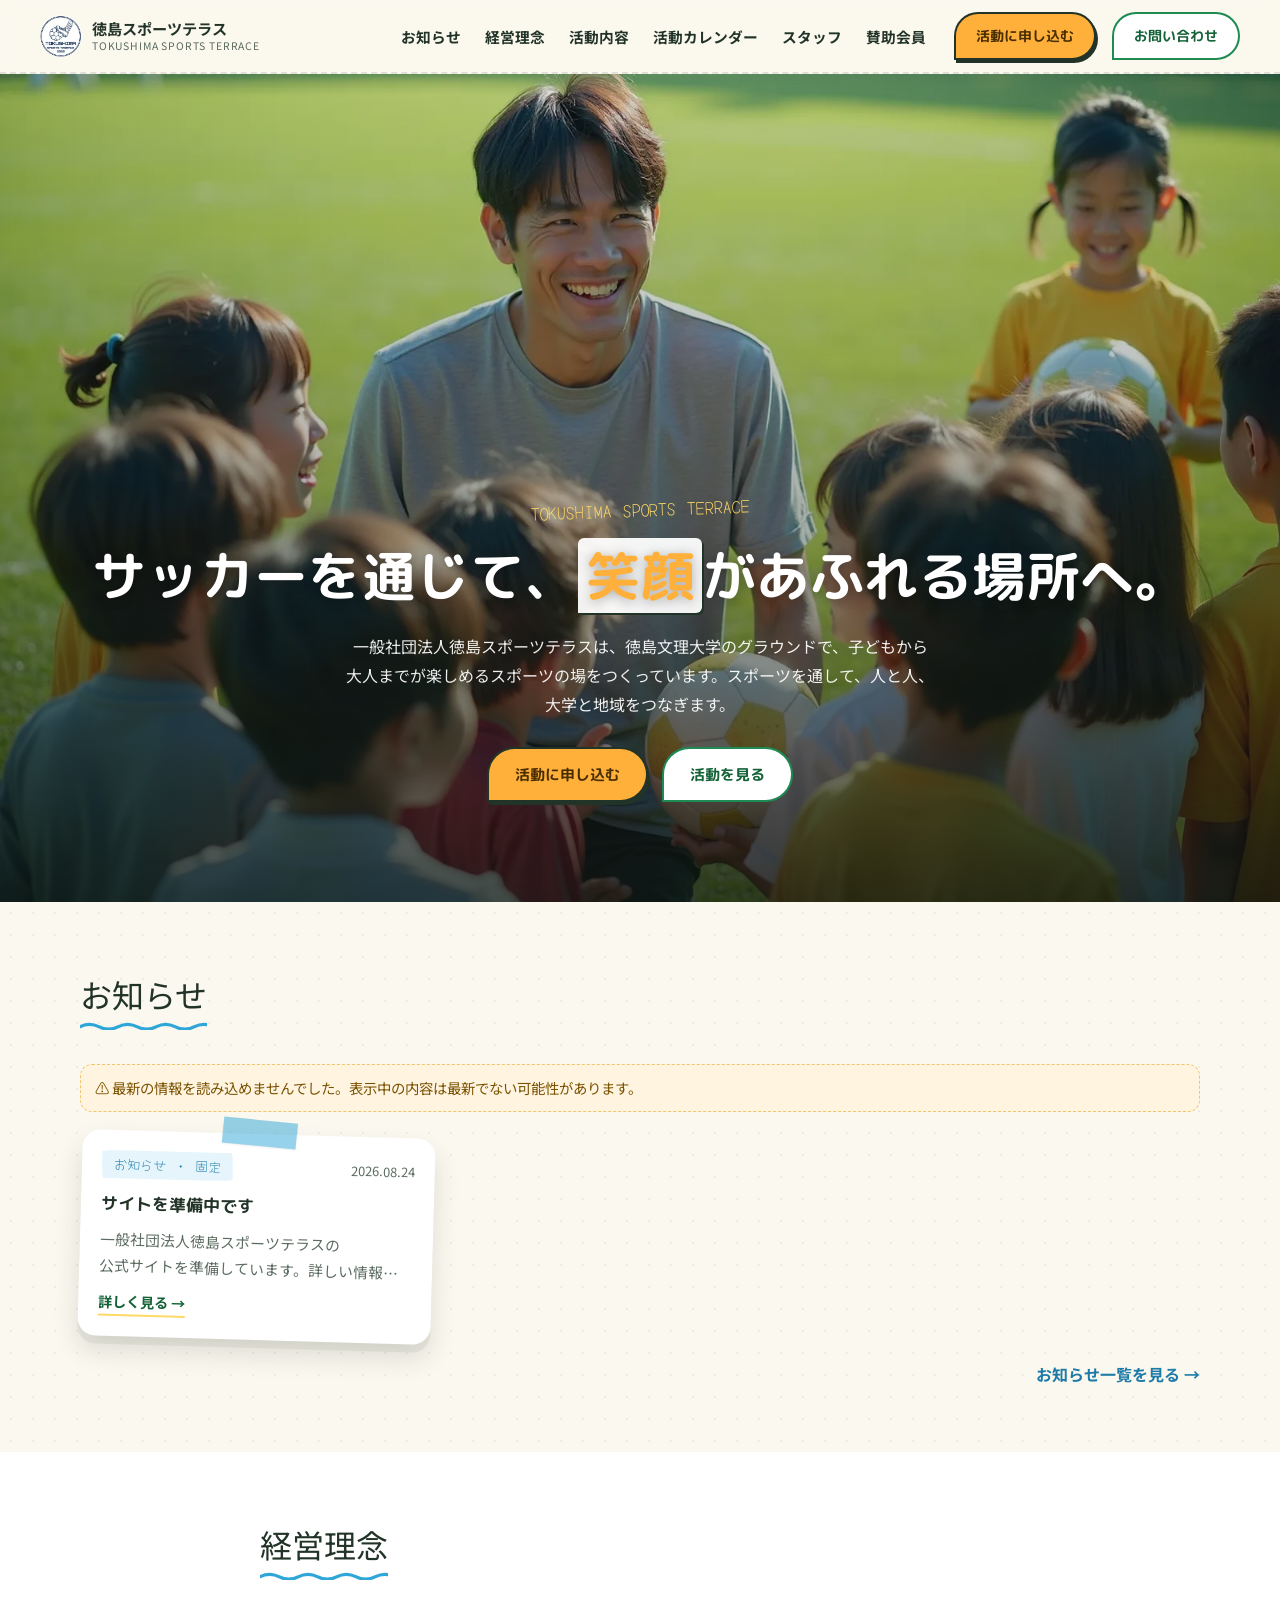
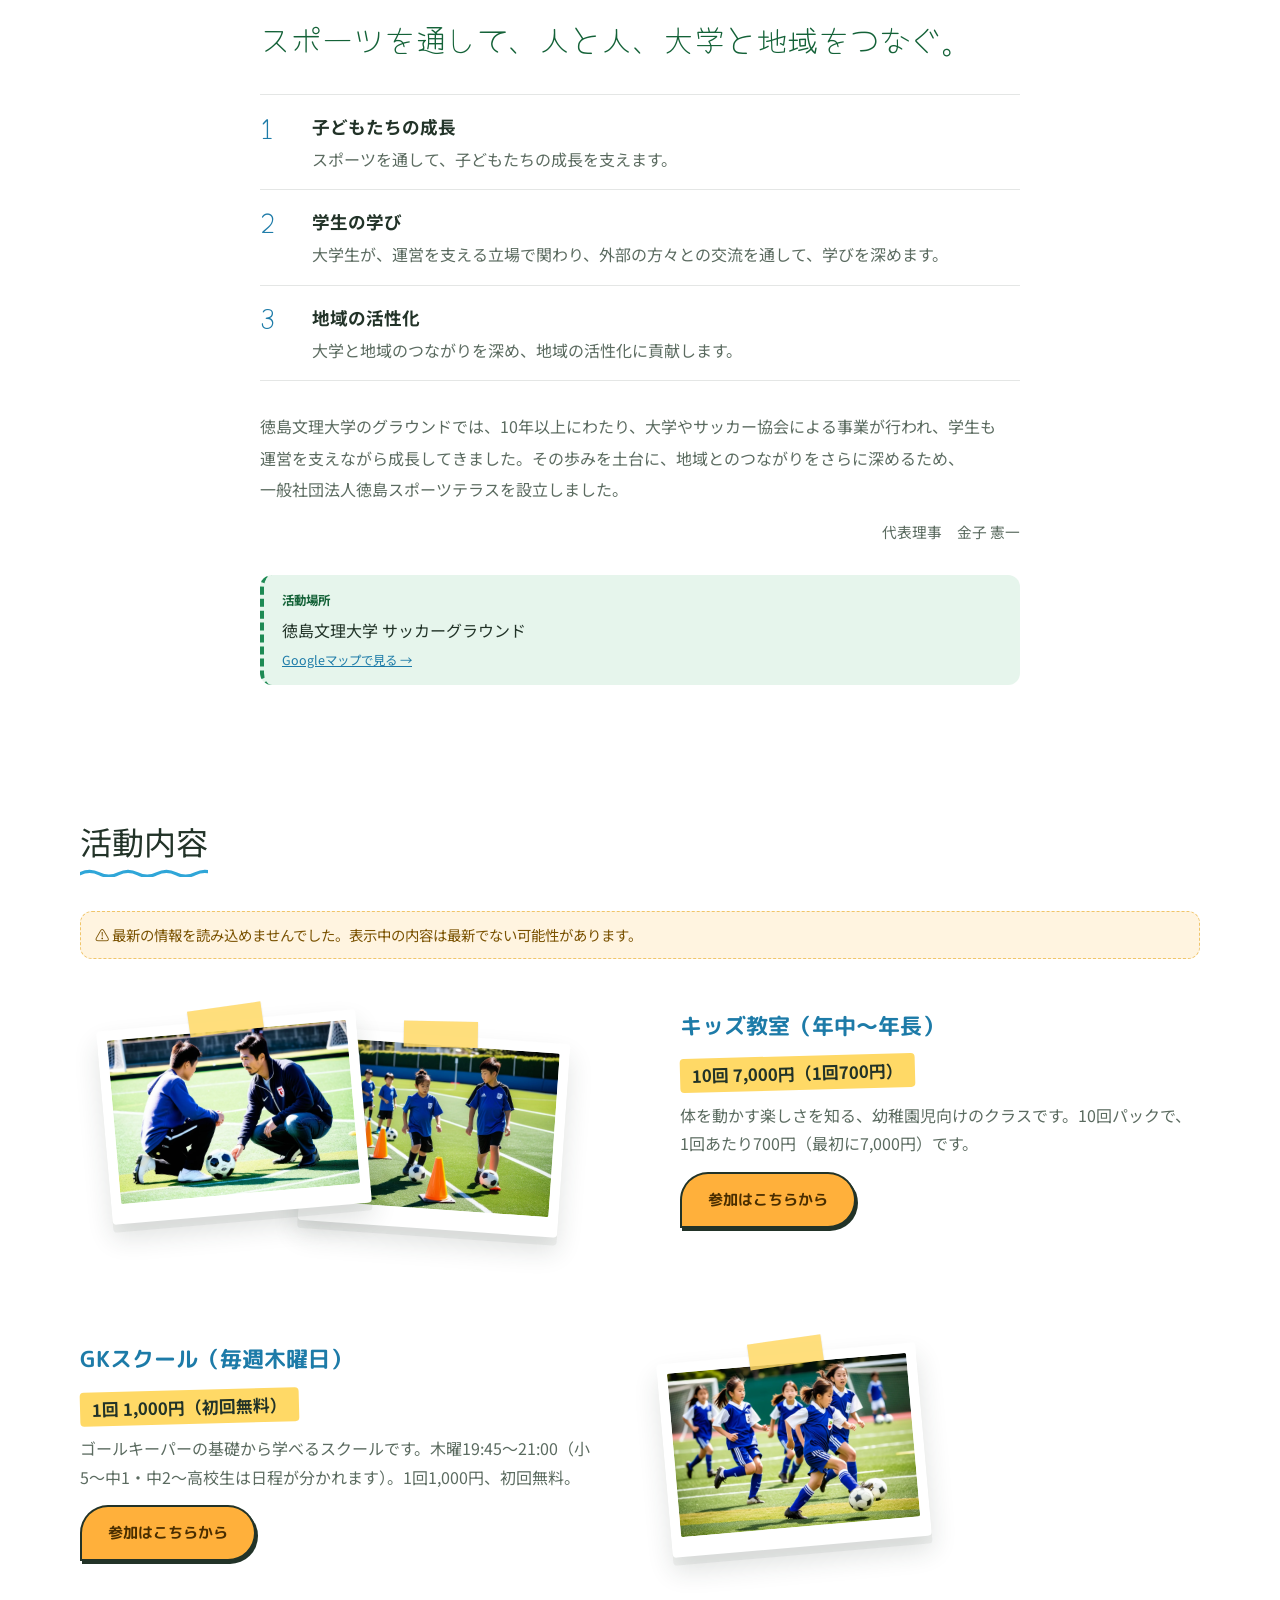
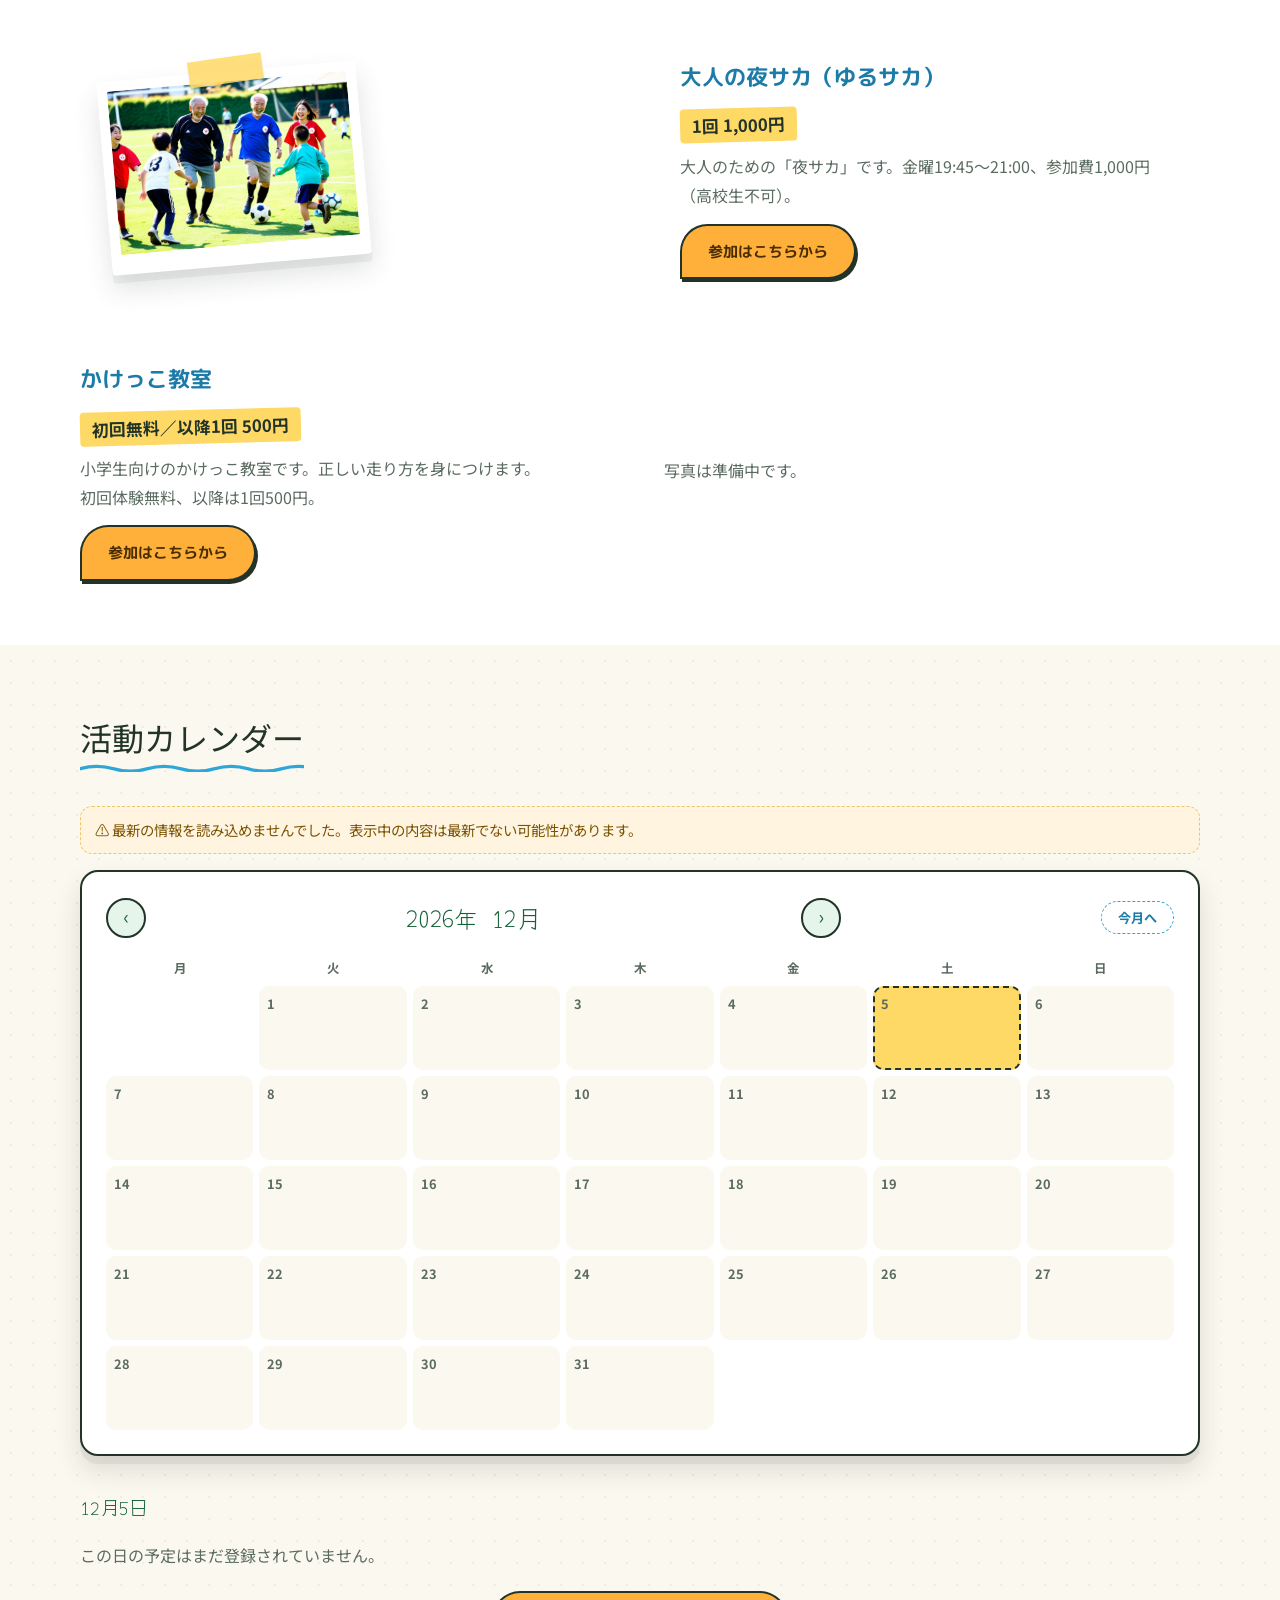
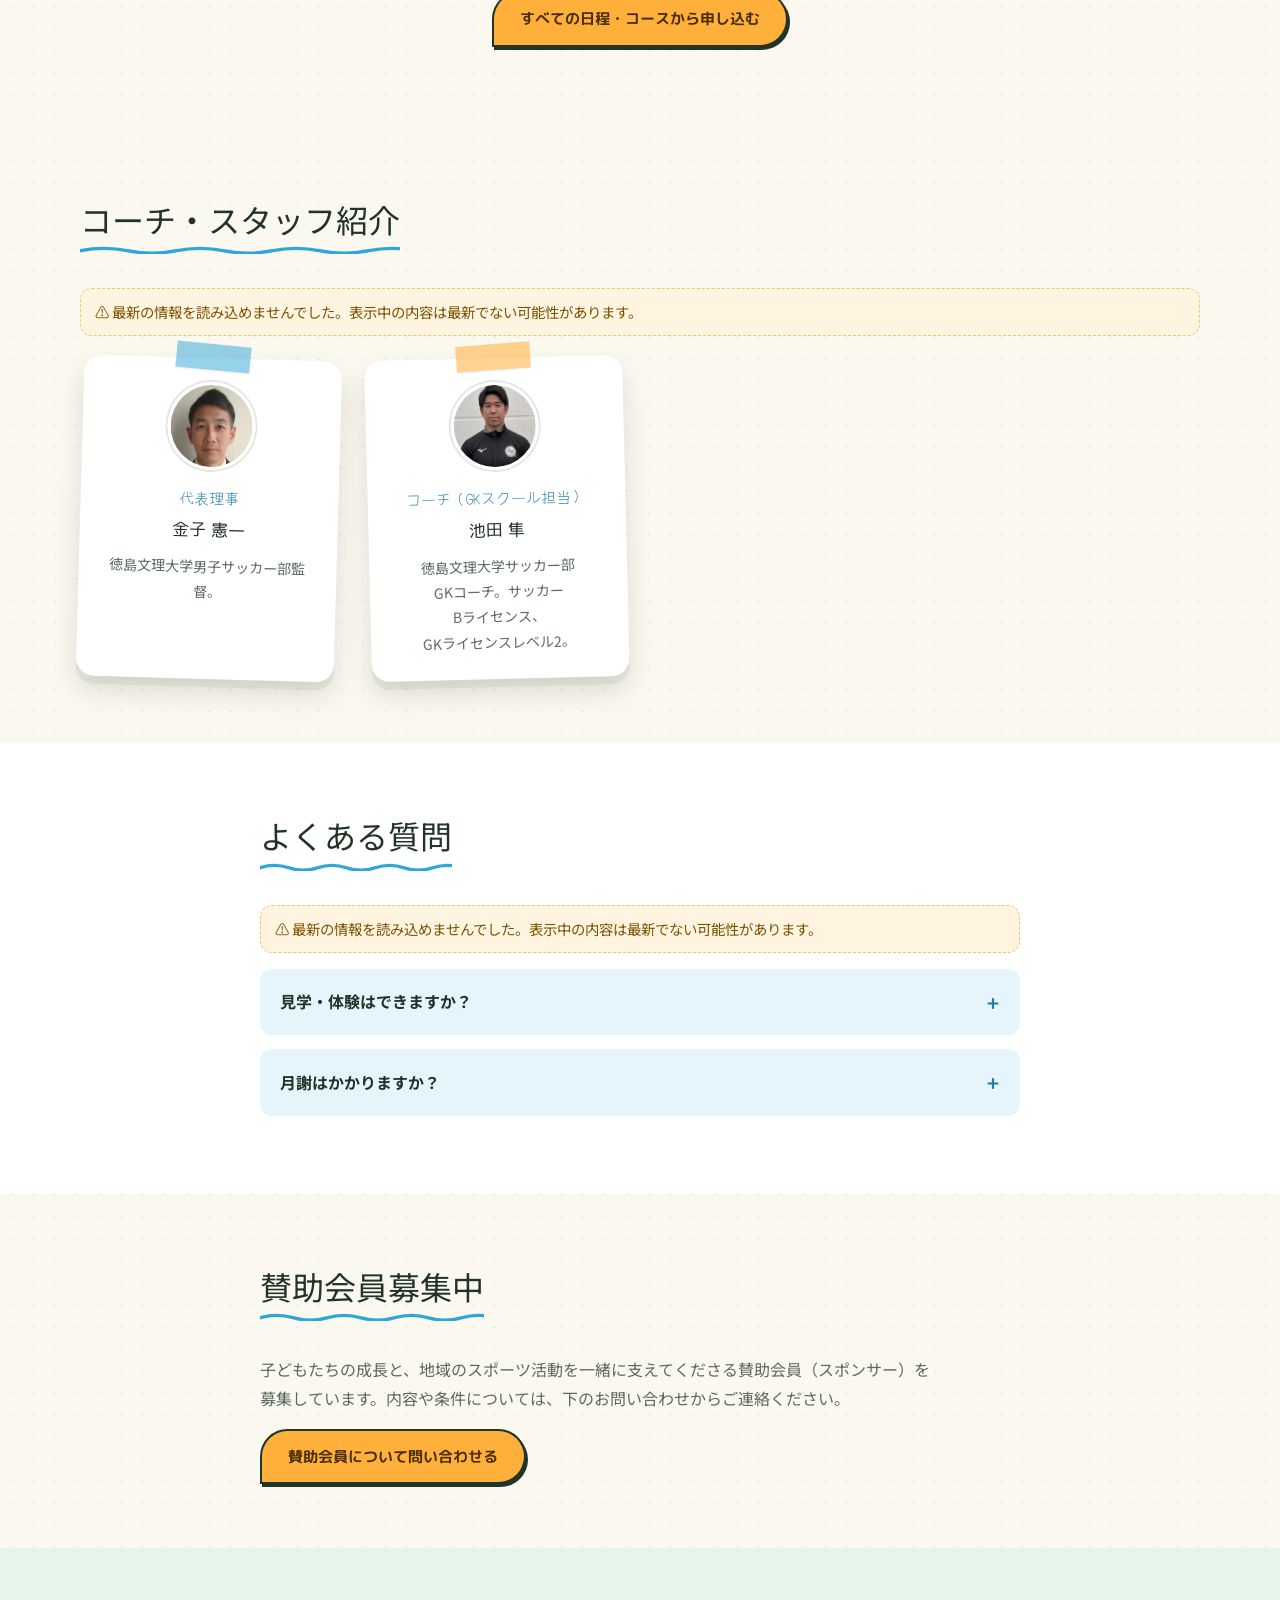
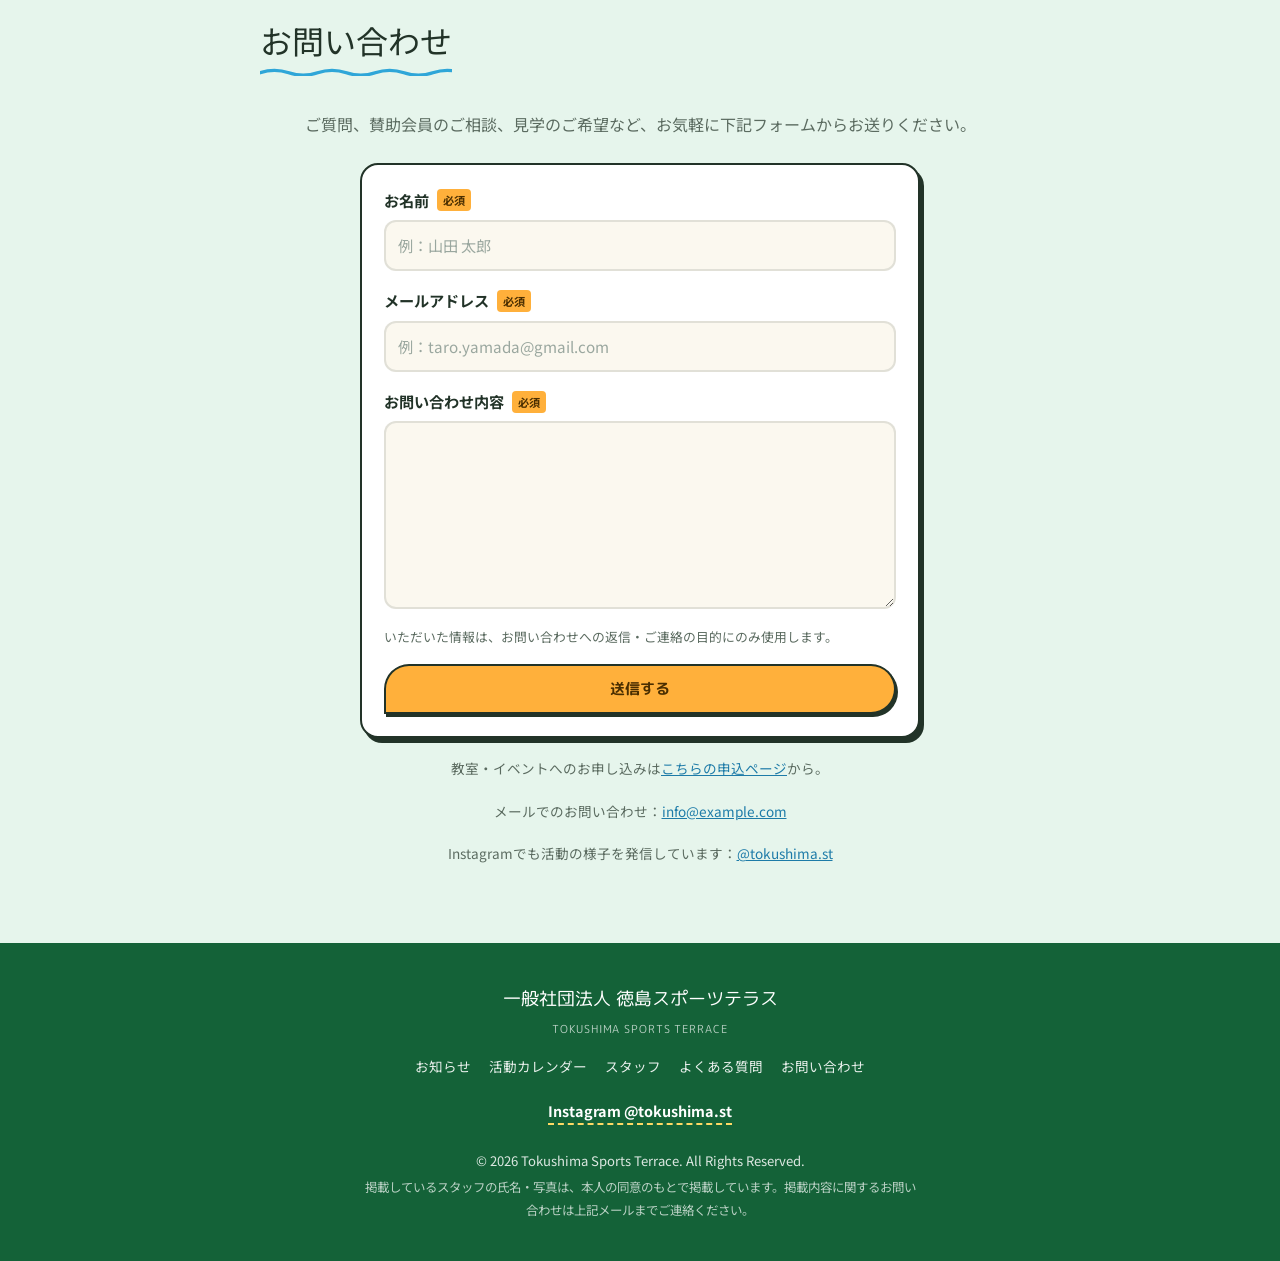
<file: index.html>
<!DOCTYPE html>
<html lang="ja">
<head>
<meta charset="UTF-8">
<meta name="viewport" content="width=device-width, initial-scale=1.0">
<meta name="robots" content="noindex, nofollow">
<script>
  if ('scrollRestoration' in history) { history.scrollRestoration = 'manual'; }
</script>
<title>一般社団法人徳島スポーツテラス | 公式サイト</title>
<meta name="description" content="一般社団法人徳島スポーツテラスの公式サイト。小学生くらいの子ども向けにサッカーを中心としたスポーツ活動を行っています。お知らせ・活動予定・スタッフ紹介はこちらから。">
<link rel="canonical" href="https://tokushima-sports-terrace.netlify.app/">
<meta property="og:locale" content="ja_JP">
<meta property="og:type" content="website">
<meta property="og:site_name" content="一般社団法人徳島スポーツテラス">
<meta property="og:title" content="一般社団法人徳島スポーツテラス | 公式サイト">
<meta property="og:description" content="小学生くらいの子ども向けにサッカーを中心としたスポーツ活動を行う一般社団法人徳島スポーツテラスの公式サイトです。">
<meta property="og:url" content="https://tokushima-sports-terrace.netlify.app/">
<meta name="twitter:card" content="summary_large_image">
<link rel="preconnect" href="https://fonts.googleapis.com">
<link rel="preconnect" href="https://fonts.gstatic.com" crossorigin>
<link href="https://fonts.googleapis.com/css2?family=M+PLUS+Rounded+1c:wght@500;700;800&family=Yomogi&family=Noto+Sans+JP:wght@400;500;700&display=swap" rel="stylesheet">
<link rel="icon" href="images/logo.jpg">
<link rel="stylesheet" href="styles.css">
</head>
<body>

<a class="skip-link" href="#main">本文へスキップ</a>

<header class="site-header" id="top">
  <div class="header-inner">
    <a href="#top" class="logo" aria-label="一般社団法人徳島スポーツテラス トップへ">
      <span class="logo-mark js-logo-initial" aria-hidden="true">T</span>
      <span class="logo-text">
        <span class="logo-jp js-org-name-short">徳島スポーツテラス</span>
        <span class="logo-en js-org-name-en">TOKUSHIMA SPORTS TERRACE</span>
      </span>
    </a>

    <button class="nav-toggle" id="navToggle" aria-expanded="false" aria-controls="primaryNav" aria-label="メニューを開く">
      <span></span><span></span><span></span>
    </button>

    <nav class="primary-nav" id="primaryNav">
      <ul>
        <li><a href="#news" class="nav-link">お知らせ</a></li>
        <li><a href="#philosophy" class="nav-link">経営理念</a></li>
        <li><a href="#activities" class="nav-link">活動内容</a></li>
        <li><a href="schedule.html" class="nav-link">活動カレンダー</a></li>
        <li><a href="#staff" class="nav-link">スタッフ</a></li>
        <li><a href="#support" class="nav-link">賛助会員</a></li>
      </ul>
      <a href="apply.html" class="btn btn-cta nav-cta">活動に申し込む</a>
      <a href="#contact" class="btn btn-ghost nav-cta">お問い合わせ</a>
    </nav>
  </div>
</header>

<main id="main">

  <section class="hero" aria-label="トップビジュアル">
    <img class="hero-bg" id="heroPhoto" src="" alt="" loading="eager">
    <div class="hero-overlay" aria-hidden="true"></div>
    <div class="hero-inner">
      <div class="hero-text">
        <p class="eyebrow" id="heroEyebrow"></p>
        <h1 class="hero-copy" id="heroHeadline"></h1>
        <p class="hero-sub" id="heroSub"></p>
        <div class="hero-actions">
          <a href="apply.html" class="btn btn-cta" id="heroCta">活動に申し込む</a>
          <a href="#activities" class="btn btn-ghost">活動を見る</a>
        </div>
        <dl class="hero-stats" id="heroStats"></dl>
        <p class="sync-warning" id="settingsSyncWarning" hidden>⚠ 最新の情報を読み込めませんでした。表示中の内容は最新でない可能性があります。</p>
      </div>
    </div>
  </section>

  <section class="section news-section" id="news">
    <div class="section-inner">
      <div class="section-title">
        <span class="section-title-jp">お知らせ</span>
      </div>
      <p class="sync-warning" id="newsSyncWarning" hidden>⚠ 最新の情報を読み込めませんでした。表示中の内容は最新でない可能性があります。</p>
      <div class="news-grid" id="newsGrid"></div>
      <p class="news-more-link"><a href="news.html" class="section-link">お知らせ一覧を見る →</a></p>
    </div>
  </section>

  <section class="section philosophy-section" id="philosophy">
    <div class="section-inner section-inner--narrow">
      <div class="section-title">
        <span class="section-title-jp">経営理念</span>
      </div>
      <p class="philosophy-lead" id="aboutSlogan"></p>
      <ol class="philosophy-points" id="philosophyPoints"></ol>
      <p class="philosophy-text" id="aboutText"></p>
      <p class="philosophy-sign" id="philosophySign"></p>
      <dl class="about-facts" id="aboutFacts"></dl>
    </div>
  </section>

  <section class="section activities-section" id="activities">
    <div class="section-inner">
      <div class="section-title">
        <span class="section-title-jp">活動内容</span>
      </div>
      <p class="sync-warning" id="activitiesSyncWarning" hidden>⚠ 最新の情報を読み込めませんでした。表示中の内容は最新でない可能性があります。</p>
      <div class="activity-rows" id="activitiesGrid"></div>
    </div>
  </section>

  <section class="section schedule-section" id="schedule">
    <div class="section-inner">
      <div class="section-title">
        <span class="section-title-jp">活動カレンダー</span>
      </div>
      <p class="sync-warning" id="calSyncWarning" hidden>⚠ 最新の情報を読み込めませんでした。表示中の内容は最新でない可能性があります。</p>

      <div class="cal-card">
        <div class="cal-toolbar">
          <button class="cal-nav-btn" id="calPrev" aria-label="前の月">‹</button>
          <span class="cal-month-label" id="calMonthLabel"></span>
          <button class="cal-nav-btn" id="calNext" aria-label="次の月">›</button>
          <button class="cal-today-btn" id="calToday">今月へ</button>
        </div>
        <div class="cal-weekdays">
          <span>月</span><span>火</span><span>水</span><span>木</span><span>金</span><span>土</span><span>日</span>
        </div>
        <div class="cal-grid" id="calGrid"></div>
        <div class="cal-legend" id="calLegend"></div>
      </div>

      <div class="cal-event-list" id="calEventList"></div>

      <p class="apply-more"><a href="apply.html" class="btn btn-cta">すべての日程・コースから申し込む</a></p>
    </div>
  </section>

  <section class="section staff-section" id="staff">
    <div class="section-inner">
      <div class="section-title">
        <span class="section-title-jp">コーチ・スタッフ紹介</span>
      </div>
      <p class="sync-warning" id="staffSyncWarning" hidden>⚠ 最新の情報を読み込めませんでした。表示中の内容は最新でない可能性があります。</p>
      <div class="staff-grid" id="staffGrid"></div>
    </div>
  </section>

  <section class="section faq-section" id="faq">
    <div class="section-inner section-inner--narrow">
      <div class="section-title">
        <span class="section-title-jp">よくある質問</span>
      </div>
      <p class="sync-warning" id="faqSyncWarning" hidden>⚠ 最新の情報を読み込めませんでした。表示中の内容は最新でない可能性があります。</p>
      <div class="accordion" id="faqAccordion"></div>
    </div>
  </section>

  <section class="section support-section" id="support">
    <div class="section-inner section-inner--narrow">
      <div class="section-title">
        <span class="section-title-jp">賛助会員募集中</span>
      </div>
      <p class="contact-lead" id="supportText">子どもたちの成長と、地域のスポーツ活動を一緒に支えてくださる賛助会員（スポンサー）を募集しています。内容や条件については、下のお問い合わせからご連絡ください。</p>
      <a href="#contact" class="btn btn-cta">賛助会員について問い合わせる</a>
    </div>
  </section>

  <section class="section contact-section" id="contact">
    <div class="section-inner section-inner--narrow">
      <div class="section-title">
        <span class="section-title-jp">お問い合わせ</span>
      </div>
      <p class="contact-lead">ご質問、賛助会員のご相談、見学のご希望など、お気軽に下記フォームからお送りください。</p>

      <form class="site-form" id="contactForm" novalidate>
        <label><span class="lbl">お名前 <span class="req">必須</span></span><input type="text" name="name" required autocomplete="name" placeholder="例：山田 太郎"></label>
        <label><span class="lbl">メールアドレス <span class="req">必須</span></span><input type="email" name="email" required autocomplete="email" placeholder="例：taro.yamada@gmail.com"></label>
        <label><span class="lbl">お問い合わせ内容 <span class="req">必須</span></span><textarea name="message" rows="6" required></textarea></label>
        <input type="text" name="website" class="hp" tabindex="-1" autocomplete="off" aria-hidden="true">
        <p class="form-privacy">いただいた情報は、お問い合わせへの返信・ご連絡の目的にのみ使用します。</p>
        <button type="submit" class="btn btn-cta">送信する</button>
        <p class="form-status" role="status" hidden></p>
      </form>

      <p class="contact-note">教室・イベントへのお申し込みは<a href="apply.html">こちらの申込ページ</a>から。</p>

      <p class="contact-note">メールでのお問い合わせ：<a href="#" class="js-contact-email"></a></p>
      <p class="contact-note js-instagram-link" hidden>Instagramでも活動の様子を発信しています：<a class="js-instagram-link" href="#" target="_blank" rel="noopener"><span class="js-instagram-handle"></span></a></p>
    </div>
  </section>

</main>

<footer class="site-footer">
  <div class="footer-inner">
    <div class="footer-brand">
      <span class="js-org-name-jp">一般社団法人徳島スポーツテラス</span>
      <span class="logo-en js-org-name-en">TOKUSHIMA SPORTS TERRACE</span>
    </div>
    <ul class="footer-nav">
      <li><a href="news.html">お知らせ</a></li>
      <li><a href="schedule.html">活動カレンダー</a></li>
      <li><a href="#staff">スタッフ</a></li>
      <li><a href="#faq">よくある質問</a></li>
      <li><a href="#contact">お問い合わせ</a></li>
    </ul>
    <p class="footer-sns"><a class="js-instagram-link" href="#" target="_blank" rel="noopener" hidden>Instagram <span class="js-instagram-handle"></span></a></p>
    <p class="footer-facts" id="footerFacts" hidden></p>
    <p class="footer-copy" id="footerCopy"></p>
    <p class="footer-note">掲載しているスタッフの氏名・写真は、本人の同意のもとで掲載しています。掲載内容に関するお問い合わせは上記メールまでご連絡ください。</p>
  </div>
</footer>

<script src="data.js"></script>
<script src="common.js"></script>
<script src="sheets-sync.js"></script>
<script src="calendar.js"></script>
<script src="script.js"></script>
</body>
</html>
</file>
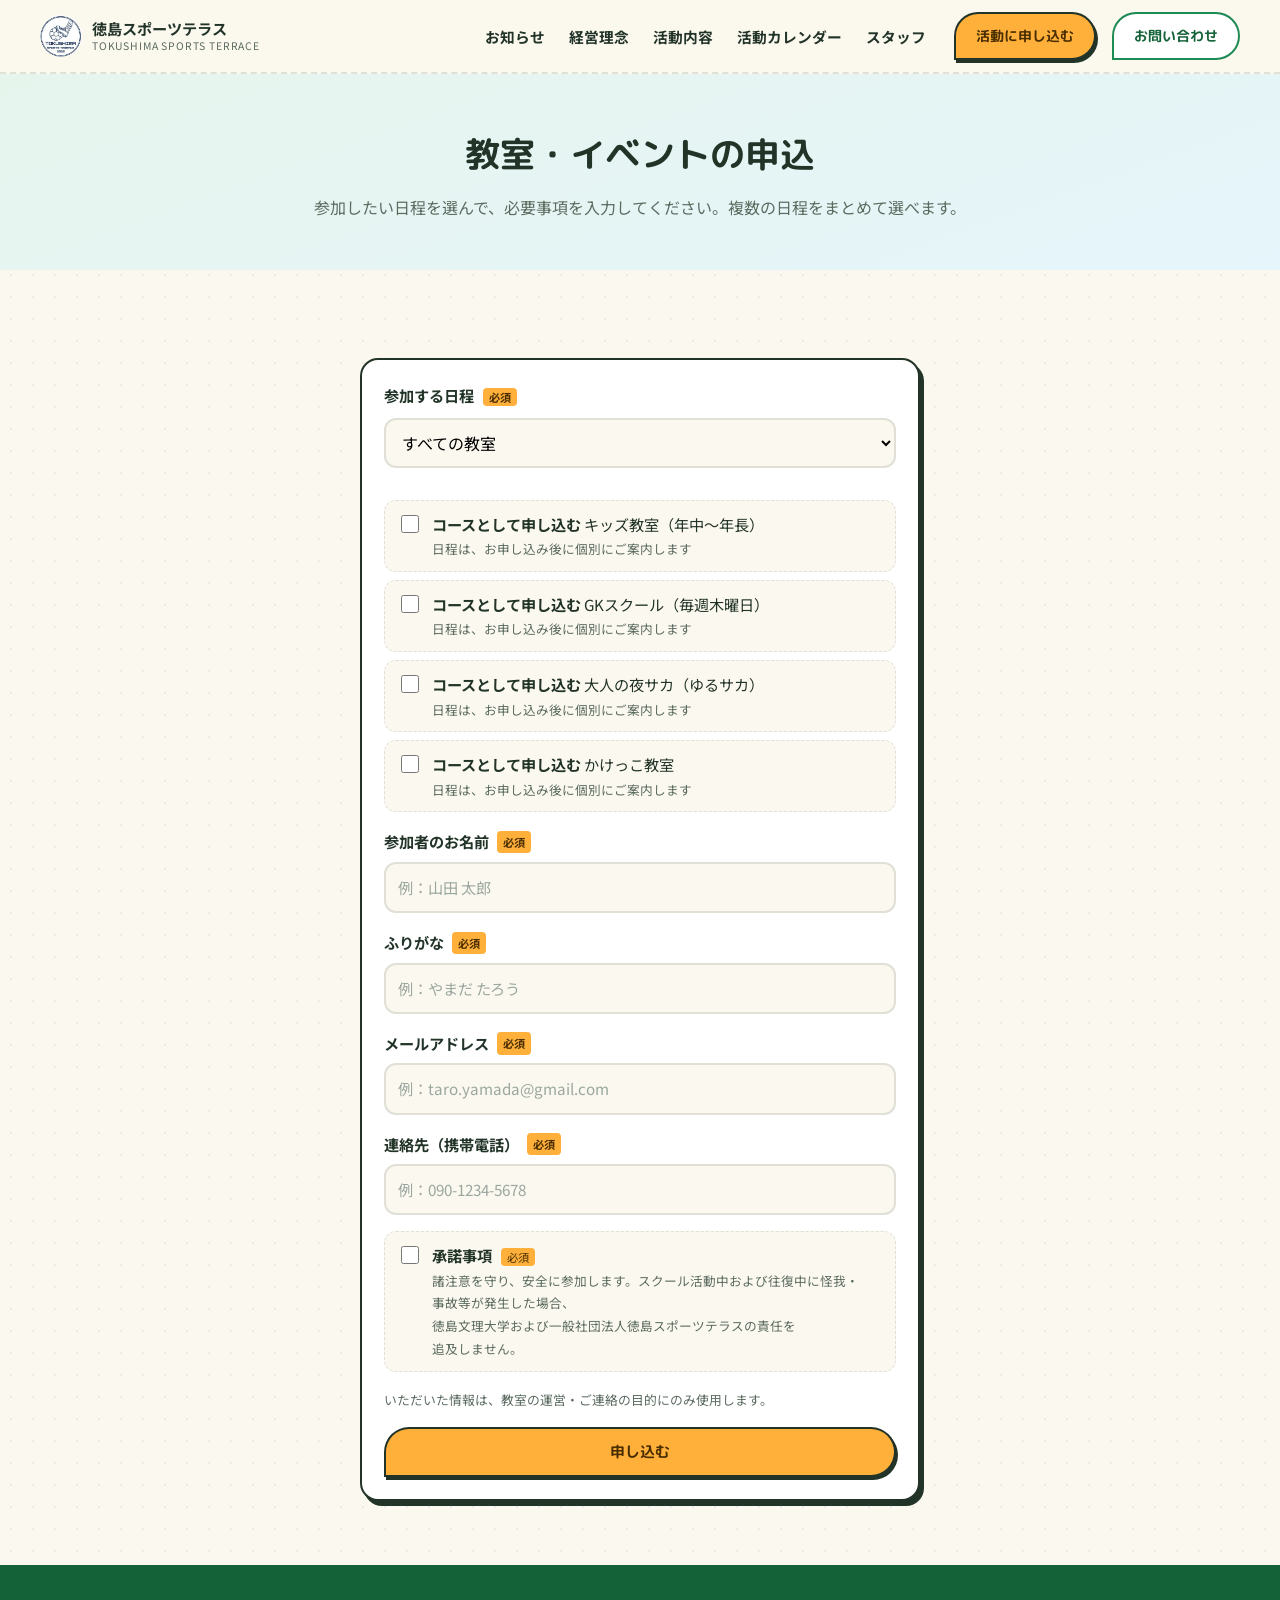
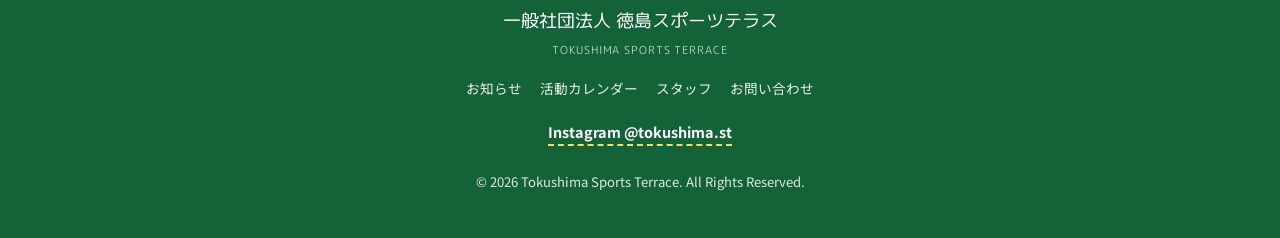
<file: apply.html>
<!DOCTYPE html>
<html lang="ja">
<head>
<meta charset="UTF-8">
<meta name="viewport" content="width=device-width, initial-scale=1.0">
<meta name="robots" content="noindex, nofollow">
<title>教室・イベントの申込 | 一般社団法人徳島スポーツテラス</title>
<meta name="description" content="一般社団法人徳島スポーツテラスの教室・イベントの申込ページです。">
<link rel="preconnect" href="https://fonts.googleapis.com">
<link rel="preconnect" href="https://fonts.gstatic.com" crossorigin>
<link href="https://fonts.googleapis.com/css2?family=M+PLUS+Rounded+1c:wght@500;700;800&family=Yomogi&family=Noto+Sans+JP:wght@400;500;700&display=swap" rel="stylesheet">
<link rel="icon" href="images/logo.jpg">
<link rel="stylesheet" href="styles.css">
</head>
<body>

<a class="skip-link" href="#main">本文へスキップ</a>

<header class="site-header" id="top">
  <div class="header-inner">
    <a href="index.html" class="logo" aria-label="一般社団法人徳島スポーツテラス トップへ">
      <span class="logo-mark js-logo-initial" aria-hidden="true">T</span>
      <span class="logo-text">
        <span class="logo-jp js-org-name-short">徳島スポーツテラス</span>
        <span class="logo-en js-org-name-en">TOKUSHIMA SPORTS TERRACE</span>
      </span>
    </a>
    <button class="nav-toggle" id="navToggle" aria-expanded="false" aria-controls="primaryNav" aria-label="メニューを開く">
      <span></span><span></span><span></span>
    </button>
    <nav class="primary-nav" id="primaryNav">
      <ul>
        <li><a href="index.html#news" class="nav-link">お知らせ</a></li>
        <li><a href="index.html#philosophy" class="nav-link">経営理念</a></li>
        <li><a href="index.html#activities" class="nav-link">活動内容</a></li>
        <li><a href="schedule.html" class="nav-link">活動カレンダー</a></li>
        <li><a href="index.html#staff" class="nav-link">スタッフ</a></li>
      </ul>
      <a href="apply.html" class="btn btn-cta nav-cta">活動に申し込む</a>
      <a href="index.html#contact" class="btn btn-ghost nav-cta">お問い合わせ</a>
    </nav>
  </div>
</header>

<main id="main">
  <section class="page-hero">
    <h1>教室・イベントの申込</h1>
    <p>参加したい日程を選んで、必要事項を入力してください。複数の日程をまとめて選べます。</p>
  </section>

  <section class="section">
    <div class="section-inner section-inner--narrow">

      <form class="site-form" id="applyForm" novalidate>
        <fieldset>
          <legend>参加する日程 <span class="req">必須</span></legend>
          <select id="applyClass" aria-label="教室で絞り込む"></select>
          <p class="apply-count" id="applyCount" aria-live="polite"></p>
          <div id="applyEvents" style="display:grid;gap:8px"><p class="empty-note">読み込み中…</p></div>
        </fieldset>
        <label><span class="lbl">参加者のお名前 <span class="req">必須</span></span>
          <input type="text" name="name" required autocomplete="off" placeholder="例：山田 太郎">
        </label>
        <label><span class="lbl">ふりがな <span class="req">必須</span></span>
          <input type="text" name="furigana" required autocomplete="off" placeholder="例：やまだ たろう">
        </label>
        <div class="form-group" id="kidFields" hidden>
          <label><span class="lbl">保護者のお名前 <span class="req">必須</span></span>
            <input type="text" name="guardian" autocomplete="off" placeholder="例：山田 花子">
          </label>
          <label><span class="lbl">学年 <span class="req">必須</span></span>
            <select name="grade"></select>
          </label>
        </div>
        <label><span class="lbl">メールアドレス <span class="req">必須</span></span>
          <input type="email" name="email" required autocomplete="email" placeholder="例：taro.yamada@gmail.com">
        </label>
        <label><span class="lbl">連絡先（携帯電話） <span class="req">必須</span></span>
          <input type="text" name="contact" required autocomplete="tel" inputmode="tel" placeholder="例：090-1234-5678">
        </label>
        <div id="applyNotes" hidden></div>
        <label class="check consent">
          <input type="checkbox" name="consent" required>
          <span><strong>承諾事項</strong> <span class="req">必須</span><small>諸注意を守り、安全に参加します。スクール活動中および往復中に怪我・事故等が発生した場合、徳島文理大学および一般社団法人徳島スポーツテラスの責任を追及しません。</small></span>
        </label>
        <input type="text" name="website" class="hp" tabindex="-1" autocomplete="off" aria-hidden="true">
        <p class="form-privacy">いただいた情報は、教室の運営・ご連絡の目的にのみ使用します。</p>
        <button type="submit" class="btn btn-cta" id="applySubmit">申し込む</button>
        <p class="form-status" role="status" hidden></p>
      </form>
    </div>
  </section>
</main>

<footer class="site-footer">
  <div class="footer-inner">
    <div class="footer-brand">
      <span class="js-org-name-jp">一般社団法人徳島スポーツテラス</span>
      <span class="logo-en js-org-name-en">TOKUSHIMA SPORTS TERRACE</span>
    </div>
    <ul class="footer-nav">
      <li><a href="news.html">お知らせ</a></li>
      <li><a href="schedule.html">活動カレンダー</a></li>
      <li><a href="index.html#staff">スタッフ</a></li>
      <li><a href="index.html#contact">お問い合わせ</a></li>
    </ul>
    <p class="footer-sns"><a class="js-instagram-link" href="#" target="_blank" rel="noopener" hidden>Instagram <span class="js-instagram-handle"></span></a></p>
    <p class="footer-facts" id="footerFacts" hidden></p>
    <p class="footer-copy" id="footerCopy"></p>
  </div>
</footer>

<script src="data.js"></script>
<script src="common.js"></script>
<script src="sheets-sync.js"></script>
<script src="apply.js"></script>
</body>
</html>
</file>
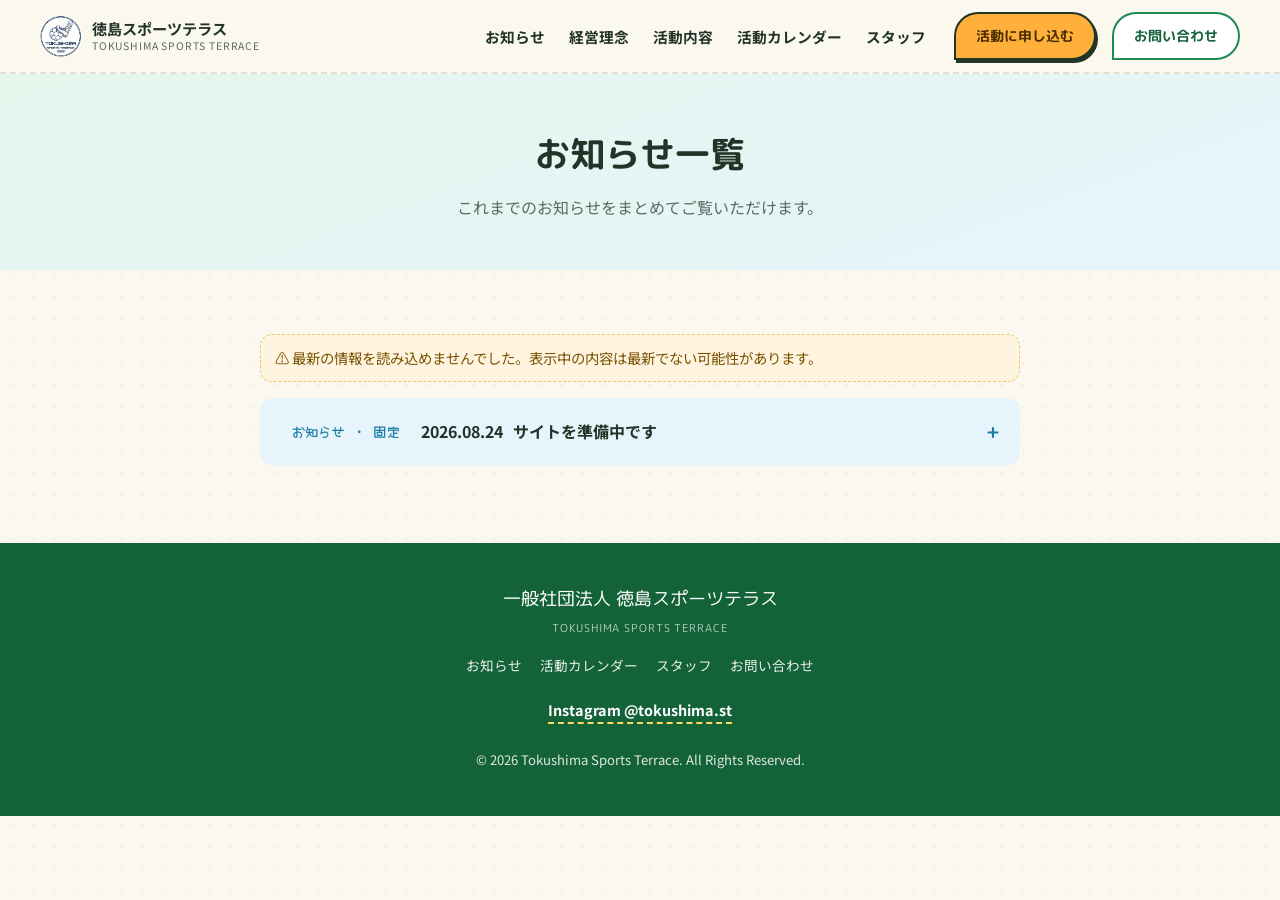
<file: news.html>
<!DOCTYPE html>
<html lang="ja">
<head>
<meta charset="UTF-8">
<meta name="viewport" content="width=device-width, initial-scale=1.0">
<meta name="robots" content="noindex, nofollow">
<title>お知らせ一覧 | 一般社団法人徳島スポーツテラス</title>
<meta name="description" content="一般社団法人徳島スポーツテラスのお知らせ一覧です。">
<link rel="canonical" href="https://tokushima-sports-terrace.netlify.app/news.html">
<link rel="preconnect" href="https://fonts.googleapis.com">
<link rel="preconnect" href="https://fonts.gstatic.com" crossorigin>
<link href="https://fonts.googleapis.com/css2?family=M+PLUS+Rounded+1c:wght@500;700;800&family=Yomogi&family=Noto+Sans+JP:wght@400;500;700&display=swap" rel="stylesheet">
<link rel="icon" href="images/logo.jpg">
<link rel="stylesheet" href="styles.css">
</head>
<body>

<a class="skip-link" href="#main">本文へスキップ</a>

<header class="site-header" id="top">
  <div class="header-inner">
    <a href="index.html" class="logo" aria-label="一般社団法人徳島スポーツテラス トップへ">
      <span class="logo-mark js-logo-initial" aria-hidden="true">T</span>
      <span class="logo-text">
        <span class="logo-jp js-org-name-short">徳島スポーツテラス</span>
        <span class="logo-en js-org-name-en">TOKUSHIMA SPORTS TERRACE</span>
      </span>
    </a>
    <button class="nav-toggle" id="navToggle" aria-expanded="false" aria-controls="primaryNav" aria-label="メニューを開く">
      <span></span><span></span><span></span>
    </button>
    <nav class="primary-nav" id="primaryNav">
      <ul>
        <li><a href="news.html" class="nav-link">お知らせ</a></li>
        <li><a href="index.html#philosophy" class="nav-link">経営理念</a></li>
        <li><a href="index.html#activities" class="nav-link">活動内容</a></li>
        <li><a href="schedule.html" class="nav-link">活動カレンダー</a></li>
        <li><a href="index.html#staff" class="nav-link">スタッフ</a></li>
      </ul>
      <a href="apply.html" class="btn btn-cta nav-cta">活動に申し込む</a>
      <a href="index.html#contact" class="btn btn-ghost nav-cta">お問い合わせ</a>
    </nav>
  </div>
</header>

<main id="main">
  <section class="page-hero">
    <h1>お知らせ一覧</h1>
    <p>これまでのお知らせをまとめてご覧いただけます。</p>
  </section>

  <section class="section">
    <div class="section-inner section-inner--narrow">
      <p class="sync-warning" id="newsSyncWarning" hidden>⚠ 最新の情報を読み込めませんでした。表示中の内容は最新でない可能性があります。</p>
      <div class="accordion" id="newsArchiveList"></div>
    </div>
  </section>
</main>

<footer class="site-footer">
  <div class="footer-inner">
    <div class="footer-brand">
      <span class="js-org-name-jp">一般社団法人徳島スポーツテラス</span>
      <span class="logo-en js-org-name-en">TOKUSHIMA SPORTS TERRACE</span>
    </div>
    <ul class="footer-nav">
      <li><a href="news.html">お知らせ</a></li>
      <li><a href="schedule.html">活動カレンダー</a></li>
      <li><a href="index.html#staff">スタッフ</a></li>
      <li><a href="index.html#contact">お問い合わせ</a></li>
    </ul>
    <p class="footer-sns"><a class="js-instagram-link" href="#" target="_blank" rel="noopener" hidden>Instagram <span class="js-instagram-handle"></span></a></p>
    <p class="footer-facts" id="footerFacts" hidden></p>
    <p class="footer-copy" id="footerCopy"></p>
  </div>
</footer>

<script src="data.js"></script>
<script src="common.js"></script>
<script src="sheets-sync.js"></script>
<script src="news-archive.js"></script>
</body>
</html>
</file>
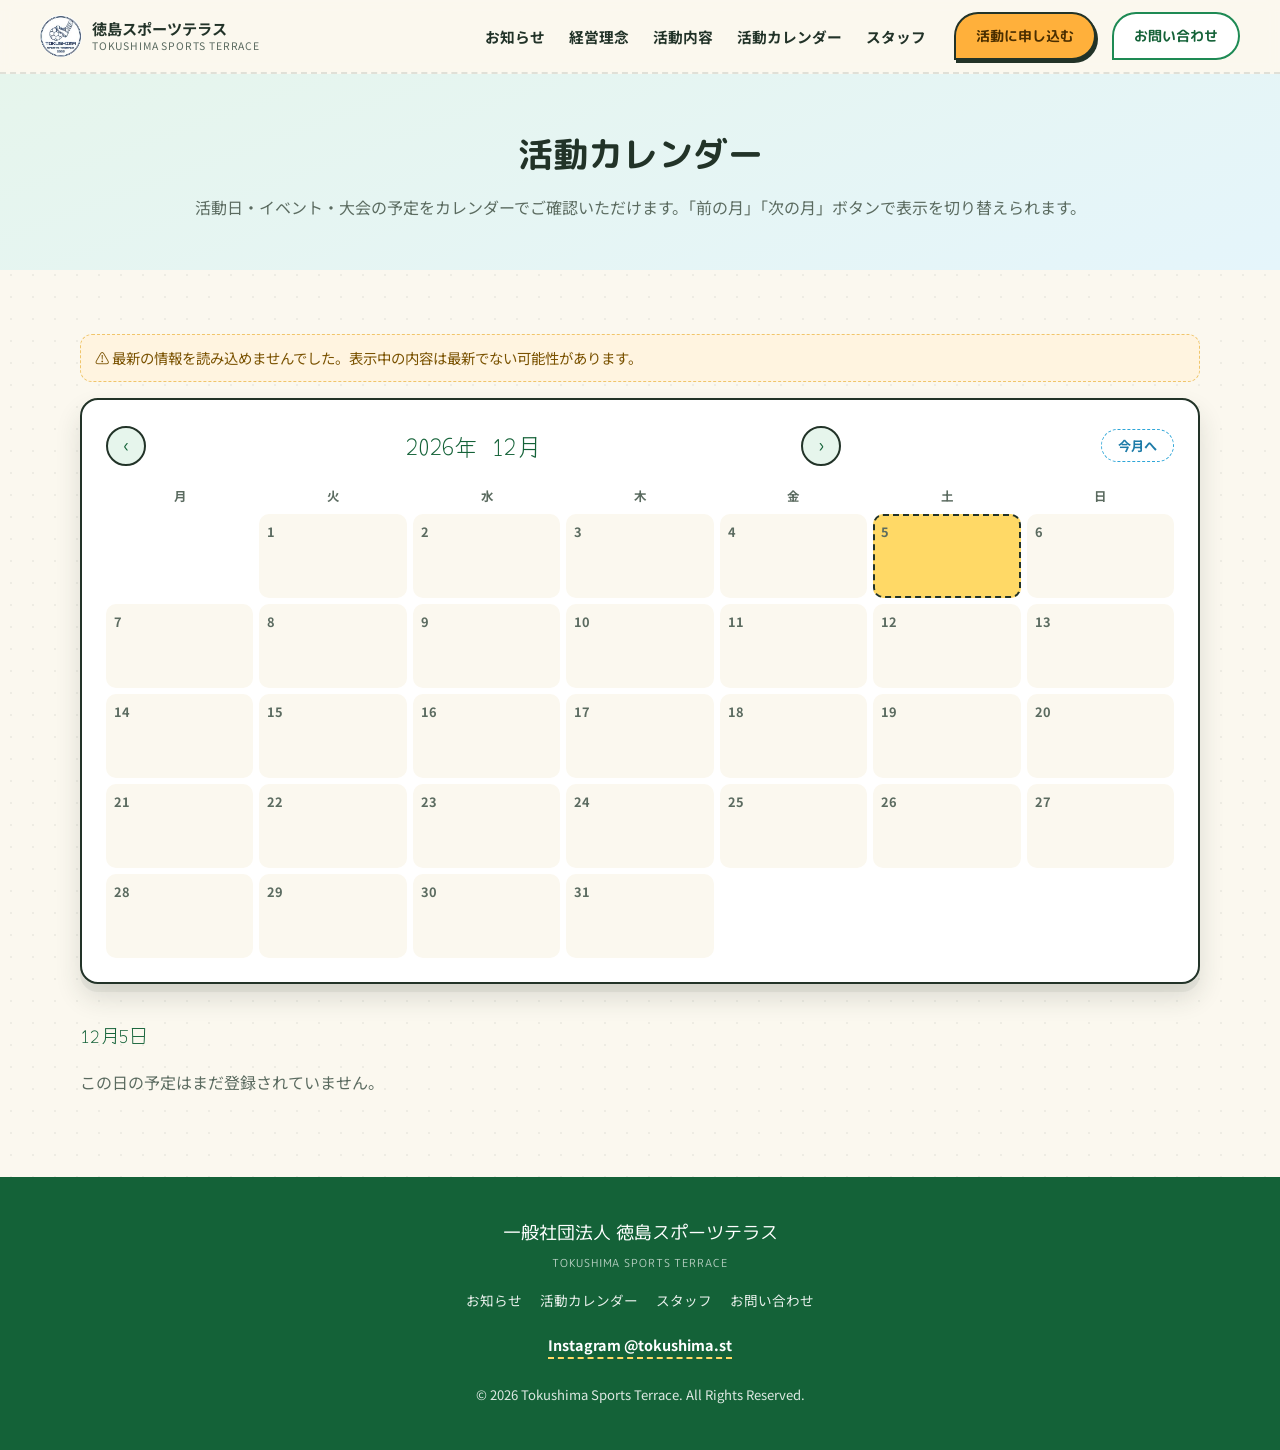
<file: schedule.html>
<!DOCTYPE html>
<html lang="ja">
<head>
<meta charset="UTF-8">
<meta name="viewport" content="width=device-width, initial-scale=1.0">
<meta name="robots" content="noindex, nofollow">
<title>活動カレンダー | 一般社団法人徳島スポーツテラス</title>
<meta name="description" content="一般社団法人徳島スポーツテラスの活動日・イベント・大会の予定カレンダーです。">
<link rel="canonical" href="https://tokushima-sports-terrace.netlify.app/schedule.html">
<link rel="preconnect" href="https://fonts.googleapis.com">
<link rel="preconnect" href="https://fonts.gstatic.com" crossorigin>
<link href="https://fonts.googleapis.com/css2?family=M+PLUS+Rounded+1c:wght@500;700;800&family=Yomogi&family=Noto+Sans+JP:wght@400;500;700&display=swap" rel="stylesheet">
<link rel="icon" href="images/logo.jpg">
<link rel="stylesheet" href="styles.css">
</head>
<body>

<a class="skip-link" href="#main">本文へスキップ</a>

<header class="site-header" id="top">
  <div class="header-inner">
    <a href="index.html" class="logo" aria-label="一般社団法人徳島スポーツテラス トップへ">
      <span class="logo-mark js-logo-initial" aria-hidden="true">T</span>
      <span class="logo-text">
        <span class="logo-jp js-org-name-short">徳島スポーツテラス</span>
        <span class="logo-en js-org-name-en">TOKUSHIMA SPORTS TERRACE</span>
      </span>
    </a>
    <button class="nav-toggle" id="navToggle" aria-expanded="false" aria-controls="primaryNav" aria-label="メニューを開く">
      <span></span><span></span><span></span>
    </button>
    <nav class="primary-nav" id="primaryNav">
      <ul>
        <li><a href="index.html#news" class="nav-link">お知らせ</a></li>
        <li><a href="index.html#philosophy" class="nav-link">経営理念</a></li>
        <li><a href="index.html#activities" class="nav-link">活動内容</a></li>
        <li><a href="schedule.html" class="nav-link">活動カレンダー</a></li>
        <li><a href="index.html#staff" class="nav-link">スタッフ</a></li>
      </ul>
      <a href="apply.html" class="btn btn-cta nav-cta">活動に申し込む</a>
      <a href="index.html#contact" class="btn btn-ghost nav-cta">お問い合わせ</a>
    </nav>
  </div>
</header>

<main id="main">
  <section class="page-hero">
    <h1>活動カレンダー</h1>
    <p>活動日・イベント・大会の予定をカレンダーでご確認いただけます。「前の月」「次の月」ボタンで表示を切り替えられます。</p>
  </section>

  <section class="section">
    <div class="section-inner">
      <p class="sync-warning" id="calSyncWarning" hidden>⚠ 最新の情報を読み込めませんでした。表示中の内容は最新でない可能性があります。</p>

      <div class="cal-card">
        <div class="cal-toolbar">
          <button class="cal-nav-btn" id="calPrev" aria-label="前の月">‹</button>
          <span class="cal-month-label" id="calMonthLabel"></span>
          <button class="cal-nav-btn" id="calNext" aria-label="次の月">›</button>
          <button class="cal-today-btn" id="calToday">今月へ</button>
        </div>
        <div class="cal-weekdays">
          <span>月</span><span>火</span><span>水</span><span>木</span><span>金</span><span>土</span><span>日</span>
        </div>
        <div class="cal-grid" id="calGrid"></div>
        <div class="cal-legend" id="calLegend"></div>
      </div>

      <div class="cal-event-list" id="calEventList"></div>
    </div>
  </section>
</main>

<footer class="site-footer">
  <div class="footer-inner">
    <div class="footer-brand">
      <span class="js-org-name-jp">一般社団法人徳島スポーツテラス</span>
      <span class="logo-en js-org-name-en">TOKUSHIMA SPORTS TERRACE</span>
    </div>
    <ul class="footer-nav">
      <li><a href="news.html">お知らせ</a></li>
      <li><a href="schedule.html">活動カレンダー</a></li>
      <li><a href="index.html#staff">スタッフ</a></li>
      <li><a href="index.html#contact">お問い合わせ</a></li>
    </ul>
    <p class="footer-sns"><a class="js-instagram-link" href="#" target="_blank" rel="noopener" hidden>Instagram <span class="js-instagram-handle"></span></a></p>
    <p class="footer-facts" id="footerFacts" hidden></p>
    <p class="footer-copy" id="footerCopy"></p>
  </div>
</footer>

<script src="data.js"></script>
<script src="common.js"></script>
<script src="sheets-sync.js"></script>
<script src="calendar.js"></script>
</body>
</html>
</file>
<file: styles.css>
/* =========================================================
   一般社団法人徳島スポーツテラス - スタイルシート
   デザイン方針：「元気な落書き・スクラップブック」
   ・サッカーコートの緑 × 空の水色 + マステの黄色をアクセントに
   ・カードは全部「コルクボードにマステで貼った写真・付箋」に
     見立てて、少しだけ傾ける（ホバーで真っ直ぐになる）
   ・見出しの下線はマーカーで手描きした波線
   ・手書き風フォント（Yomogi）を一言コメント・タグに使う
========================================================= */
:root{
  --green:      #1E8A54;
  --green-deep: #146238;
  --green-pale: #E6F5EC;
  --sky:        #2FA6D8;
  --sky-deep:   #1D7BA8;
  --sky-pale:   #E5F5FB;
  --sun:        #FFB03B; /* アクセント（イベント用） */
  --tape:       #FFD966; /* マステの黄色 */
  --tape-line:  rgba(255,255,255,.55);
  --ink:        #223328;
  --ink-soft:   #5B6B60;
  --paper:      #FBF8EF;
  --white:      #FFFFFF;
  --line:       rgba(34,51,40,.12);

  --font-display: "M PLUS Rounded 1c", "Noto Sans JP", sans-serif;
  --font-body: "Noto Sans JP", sans-serif;
  --font-hand: "Yomogi", "M PLUS Rounded 1c", sans-serif;

  --radius: 18px;
  --radius-sm: 12px;
  --shadow: 0 8px 0 rgba(34,51,40,.06), 0 14px 26px rgba(34,51,40,.14);
  --max-width: 1120px;
  --header-height: 72px;
}

*, *::before, *::after{ box-sizing: border-box; }
html{ scroll-behavior: smooth; }
@media (prefers-reduced-motion: reduce){
  html{ scroll-behavior: auto; }
  *{ animation-duration: .001ms !important; transition-duration: .001ms !important; }
}

/* 日本語の折り返し：意味のまとまり(文節)の切れ目で折り返し、行頭に「ー」や小さい「っ」が来ないようにする。対応していないブラウザでは、無視されるだけ */
html{ word-break: auto-phrase; line-break: strict; }
body{
  margin: 0;
  font-family: var(--font-body);
  color: var(--ink);
  background:
    radial-gradient(circle, rgba(34,51,40,.06) 1px, transparent 1.4px) 0 0/22px 22px,
    var(--paper);
  line-height: 1.8;
  -webkit-font-smoothing: antialiased;
}
h1, h2, h3{ font-family: var(--font-display); margin: 0; font-weight: 700; }
a{ color: var(--sky-deep); }
button{ font-family: inherit; cursor: pointer; }
img{ max-width: 100%; display: block; }

.skip-link{
  position: absolute; left: -9999px; top: 0; background: var(--green); color: #fff;
  padding: .6em 1em; z-index: 200; border-radius: 0 0 8px 0;
}
.skip-link:focus{ left: 0; }

/* ---------- 共通レイアウト ---------- */
.section{ padding: 64px 20px; }
.section-inner{ max-width: var(--max-width); margin: 0 auto; }
.section-inner--narrow{ max-width: 760px; }
.section-title{ font-size: clamp(1.5rem, 4vw, 2rem); margin-bottom: 34px; display: flex; align-items: baseline; gap: 12px; flex-wrap: wrap; }
.section-title-en{
  font-family: var(--font-hand); font-size: .95rem; color: var(--sky-deep);
  background: var(--tape); padding: 3px 14px; border-radius: 3px; transform: rotate(-3deg);
  display: inline-block; box-shadow: 1px 2px 0 rgba(34,51,40,.1);
}
.section-title-jp{
  color: var(--ink); position: relative; padding-bottom: 6px;
  background-image: url("data:image/svg+xml,%3Csvg xmlns='http://www.w3.org/2000/svg' viewBox='0 0 200 10' preserveAspectRatio='none'%3E%3Cpath d='M0 6 Q 15 0 30 6 T 60 6 T 90 6 T 120 6 T 150 6 T 180 6 T 210 6' fill='none' stroke='%232FA6D8' stroke-width='4' stroke-linecap='round'/%3E%3C/svg%3E");
  background-repeat: no-repeat; background-position: left bottom; background-size: 100% 8px;
}
.sub-title{ font-size: 1.1rem; margin-bottom: 16px; color: var(--green-deep); }
.empty-note{ color: var(--ink-soft); }
.sync-warning{
  background: #FFF4E0; color: #7A5200; border: 1px dashed #F0C56B; border-radius: var(--radius-sm);
  padding: 10px 14px; font-size: .9rem; margin: 0 0 16px;
}

.btn{
  display: inline-flex; align-items: center; justify-content: center; gap: 6px;
  padding: 12px 26px; border-radius: 999px 999px 999px 4px; text-decoration: none; font-weight: 700;
  font-family: var(--font-display); font-size: .95rem; border: 2px solid var(--ink); transition: transform .15s;
}
.btn-cta{ background: var(--sun); color: #4A2E00; box-shadow: 2px 3px 0 var(--ink); }
.btn-cta:hover{ transform: translate(-1px,-2px); box-shadow: 3px 5px 0 var(--ink); }
.btn-ghost{ background: #fff; color: var(--green-deep); border-color: var(--green); }
.btn-ghost:hover{ background: var(--green-pale); }

/* ---------- ヘッダー ---------- */
.site-header{
  position: sticky; top: 0; z-index: 100; background: rgba(251,248,239,.94);
  backdrop-filter: blur(6px); border-bottom: 2px dashed var(--line);
}
.header-inner{
  max-width: 1240px; margin: 0 auto; height: var(--header-height);
  display: flex; align-items: center; justify-content: space-between; padding: 0 20px;
}
.logo{ display: flex; align-items: center; gap: 10px; text-decoration: none; color: var(--ink); }
.logo-mark{
  width: 42px; height: 42px; border-radius: 50%; background: linear-gradient(135deg, var(--green), var(--sky));
  color: #fff; display: flex; align-items: center; justify-content: center; font-family: var(--font-display);
  font-size: 1.2rem; flex-shrink: 0; border: 2px solid var(--ink);
}
.logo-mark--image{ background: #fff; border: none; overflow: hidden; }
.logo-mark--image img{ width: 100%; height: 100%; object-fit: cover; display: block; }
.logo-text{ display: flex; flex-direction: column; line-height: 1.3; }
.logo-jp{ font-weight: 700; font-size: .95rem; }
.logo-en{ font-size: .65rem; letter-spacing: .08em; color: var(--ink-soft); }

.nav-toggle{
  display: none; flex-direction: column; gap: 5px; background: none; border: none; padding: 8px;
}
.nav-toggle span{ width: 24px; height: 2px; background: var(--ink); border-radius: 2px; }

.primary-nav{ display: flex; align-items: center; gap: 28px; margin-left: 32px; }
.primary-nav ul{ list-style: none; display: flex; gap: 24px; margin: 0; padding: 0; }
.nav-link{ white-space: nowrap; text-decoration: none; color: var(--ink); font-weight: 700; font-size: .92rem; }
.nav-link:hover{ color: var(--green-deep); }
.nav-cta{ padding: 10px 20px; font-size: .85rem; white-space: nowrap; }
.nav-cta + .nav-cta{ margin-left: -12px; }

@media (max-width: 1200px){
  .nav-toggle{ display: flex; }
  .primary-nav{
    position: absolute; top: var(--header-height); left: 0; right: 0; background: #fff;
    flex-direction: column; align-items: stretch; padding: 16px 20px; gap: 16px;
    border-bottom: 1px solid var(--line); display: none;
  }
  .primary-nav.is-open{ display: flex; margin-left: 0; }
  .primary-nav ul{ flex-direction: column; gap: 12px; }
  .nav-cta + .nav-cta{ margin-left: 0; }
  .nav-cta{ text-align: center; }
}

/* ---------- タープ（マステ貼り）カード共通部品 ----------
   .taped を付けたカードは、上端にマステの帯が乗った「貼られた紙」に見える。
   nth-childで少しずつ傾きを変えて、手作業で貼ったようなバラつきを出す。
   ホバーで真っ直ぐに直る。 */
.taped{
  position: relative; background: #fff; border-radius: var(--radius); box-shadow: var(--shadow);
  transform: rotate(-1.4deg); transition: transform .2s ease;
}
.taped:hover{ transform: rotate(0deg) translateY(-2px); }
.taped::before{
  content: ''; position: absolute; top: -14px; left: 50%; width: 74px; height: 26px;
  background: var(--tape); opacity: .85; transform: translateX(-50%) rotate(-3deg);
  box-shadow: 0 1px 2px rgba(0,0,0,.15);
}
.news-grid > :nth-child(3n+1).taped, .activity-grid > :nth-child(3n+1).taped, .staff-grid > :nth-child(3n+1).taped{ transform: rotate(1.6deg); }
.news-grid > :nth-child(3n+1).taped::before, .activity-grid > :nth-child(3n+1).taped::before, .staff-grid > :nth-child(3n+1).taped::before{ background: var(--sky); opacity: .5; transform: translateX(-50%) rotate(4deg); }
.news-grid > :nth-child(3n+2).taped::before, .activity-grid > :nth-child(3n+2).taped::before, .staff-grid > :nth-child(3n+2).taped::before{ background: var(--sun); opacity: .55; }
.news-grid > :nth-child(3n+1).taped:hover, .activity-grid > :nth-child(3n+1).taped:hover, .staff-grid > :nth-child(3n+1).taped:hover{ transform: rotate(0deg) translateY(-2px); }

/* ---------- ヒーロー（画面いっぱいの写真＋文字を重ねる構成） ----------
   ウィンドウ／タブの高さが変わっても常に「画面ちょうど1枚分」になるよう、
   100dvh（アドレスバーの出し引きにも追従する単位）からヘッダー分の高さを引く。
   写真が読み込まれる前は下地の色だけが見え、読み込み完了でふわっと写真がフェードインする
   （壊れた画像や真っ白な一瞬が見えないようにするための、簡易的な「ロード画面」） */
.hero{
  position: relative; height: calc(100vh - var(--header-height)); height: calc(100dvh - var(--header-height));
  min-height: 480px; display: flex; align-items: flex-end;
  padding: 0 20px 64px; overflow: hidden;
  background: linear-gradient(160deg, var(--green-pale), var(--sky-pale)); /* 写真の読み込み前・写真が無い時の下地 */
}
.hero-bg{
  position: absolute; inset: 0; width: 100%; height: 100%; object-fit: cover; z-index: 0;
  opacity: 0; transition: opacity 1s ease;
}
.hero-bg.is-loaded{ opacity: 1; }
.hero-overlay{
  position: absolute; inset: 0; z-index: 1;
  background: linear-gradient(180deg, rgba(20,40,32,.1) 0%, rgba(15,28,22,.35) 55%, rgba(12,22,18,.78) 100%);
}
.hero-inner{
  max-width: var(--max-width); margin: 0 auto; position: relative; z-index: 2; width: 100%; text-align: center;
}
.hero-text{ color: #fff; }
.eyebrow{
  font-family: var(--font-hand); font-size: 1.1rem; color: var(--tape); margin: 0 0 12px;
  display: inline-block; transform: rotate(-2deg);
}
.hero-copy{ font-size: clamp(2rem, 6vw, 3.4rem); line-height: 1.4; margin-bottom: 18px; color: #fff; text-shadow: 0 2px 12px rgba(0,0,0,.3); }
.hero-copy .accent{ color: var(--sun); background: rgba(255,255,255,.94); padding: 0 .15em; border-radius: 6px 6px 6px 0; box-shadow: 2px 2px 0 var(--ink); }
.hero-sub{ max-width: 620px; margin: 0 auto 28px; color: rgba(255,255,255,.92); }
.hero-actions{ display: flex; gap: 14px; justify-content: center; flex-wrap: wrap; margin-bottom: 36px; }
.hero-stats[hidden]{ display: none; }
.hero-stats{ display: flex; gap: 18px; justify-content: center; flex-wrap: wrap; margin: 0; }
.hero-stat{
  background: #fff; border-radius: var(--radius-sm); padding: 14px 22px; box-shadow: var(--shadow); min-width: 130px;
  transform: rotate(-2deg);
}
.hero-stat:nth-child(2){ transform: rotate(1.5deg); }
.hero-stat:nth-child(3){ transform: rotate(-1deg); }
.hero-stat dt{ font-size: .75rem; color: var(--ink-soft); margin-bottom: 4px; }
.hero-stat dd{ margin: 0; font-family: var(--font-display); font-size: 1.3rem; color: var(--green-deep); }
.stat-suffix{ font-size: .7rem; color: var(--ink-soft); margin-left: 4px; }

/* ---------- ヒーロー（スマホ）：背景いっぱい＋文字重ねは窮屈になるので、
   写真→文字の上下2段レイアウトに切り替える ---------- */
@media (max-width: 860px){
  .hero{
    position: relative; height: auto; min-height: unset; padding: 0 0 40px;
    display: block; background: var(--paper);
  }
  .hero-bg{
    position: relative; inset: auto; width: 100%; height: 260px; z-index: auto;
  }
  .hero-overlay{ display: none; }
  .hero-inner{ padding: 28px 20px 0; }
  .hero-text{ color: var(--ink); }
  .eyebrow{ color: var(--sky-deep); }
  .hero-copy{ color: var(--ink); text-shadow: none; }
  .hero-sub{ color: var(--ink-soft); }
}

/* ---------- ニュース ---------- */
.news-grid{ display: grid; grid-template-columns: repeat(auto-fill, minmax(260px, 1fr)); gap: 30px; margin-bottom: 20px; padding-top: 6px; }
.news-card{ padding: 20px; display: block; text-decoration: none; color: inherit; }
.news-card-img{ width: 100%; aspect-ratio: 4/3; object-fit: cover; border-radius: var(--radius-sm); margin-bottom: 12px; }
.news-archive-img{ display: block; width: 100%; max-width: 420px; border-radius: var(--radius-sm); margin-top: 12px; }
.news-card-head{ display: flex; justify-content: space-between; align-items: center; margin-bottom: 10px; font-size: .8rem; color: var(--ink-soft); }
.news-card h3{ font-size: 1.05rem; margin-bottom: 8px; }
.news-card p{ margin: 0; color: var(--ink-soft); font-size: .92rem; display: -webkit-box; -webkit-line-clamp: 2; -webkit-box-orient: vertical; overflow: hidden; }
.news-more{ display: inline-block; margin-top: 10px; font-weight: 700; font-size: .88rem; color: var(--green-deep); border-bottom: 2px solid var(--tape); }
.news-tag{
  font-family: var(--font-hand); padding: 2px 12px; border-radius: 255px 15px 225px 15px/15px 225px 15px 255px;
  font-size: .82rem;
}
.news-tag--info{ background: var(--sky-pale); color: var(--sky-deep); }
.news-tag--event{ background: #FFF1DA; color: #9A5B00; }
.news-tag--recruit{ background: var(--green-pale); color: var(--green-deep); }
.news-more-link{ text-align: right; margin: 0; }
.section-link{ font-weight: 700; text-decoration: none; }

/* ---------- About ----------
   スマホ（デフォルト）：写真→紹介文→ファクトの順に縦積み（DOM順そのまま）
   デスクトップ：order で並び替えて「紹介文→大きい写真→ファクト」の順にする */
.about-section{ background: #fff; }
.about-grid{ display: flex; flex-direction: column; gap: 36px; margin-bottom: 20px; }
.about-photo{
  position: relative; background: #fff; padding: 10px 10px 20px; box-shadow: var(--shadow);
  border-radius: 4px; transform: rotate(-2deg); align-self: center; width: 100%; max-width: 420px;
}
.about-photo::before{
  content: ''; position: absolute; top: -12px; left: 50%; width: 70px; height: 24px;
  background: var(--tape); opacity: .85; transform: translateX(-50%) rotate(-4deg);
  box-shadow: 0 1px 2px rgba(0,0,0,.15);
}
.about-photo img{ width: 100%; height: 260px; object-fit: cover; border-radius: 2px; display: block; }
.about-slogan{ font-family: var(--font-hand); font-size: 1.6rem; color: var(--green-deep); margin: 0 0 14px; }
.about-text{ color: var(--ink-soft); margin: 0; }
.about-facts{ display: grid; gap: 14px; margin: 0; }
.about-facts .fact{
  background: var(--green-pale); border-radius: var(--radius-sm); padding: 14px 18px; border-left: 4px dashed var(--green);
}
.fact dt{ font-size: .78rem; color: var(--green-deep); font-weight: 700; margin-bottom: 4px; }
.fact dd{ margin: 0; }
.fact-note{ display: block; font-size: .78rem; color: var(--ink-soft); margin-top: 4px; }
@media (min-width: 721px){
  .about-lead{ order: 1; }
  .about-photo{ order: 2; max-width: 720px; }
  .about-photo img{ height: 420px; }
  .about-facts{ order: 3; grid-template-columns: repeat(auto-fit, minmax(220px, 1fr)); }
}

/* ---------- 活動内容（写真クラスター＋テキストのジグザグレイアウト） ---------- */
.activities-section{ background: #fff; }
.activity-row{ display: flex; align-items: center; gap: 40px; margin-bottom: 64px; flex-wrap: wrap; }
.activity-row:last-child{ margin-bottom: 0; }
.activity-row:nth-child(even){ flex-direction: row-reverse; }
.activity-photos{ flex: 1 1 360px; display: flex; flex-wrap: wrap; padding: 30px 24px; min-height: 220px; align-items: center; }
.activity-photo-frame{
  position: relative; width: 260px; max-width: 100%; flex-shrink: 0; background: #fff; padding: 10px 10px 20px;
  box-shadow: var(--shadow); border-radius: 4px;
}
/* 横長・縦長どちらの写真でも自然な比率で表示（無理に正方形へトリミングしない） */
.activity-photo-frame img{ display: block; width: 100%; height: auto; max-height: 360px; object-fit: cover; border-radius: 2px; }
.activity-photo-frame::before{
  content: ''; position: absolute; top: -14px; left: 50%; width: 74px; height: 26px;
  background: var(--tape); opacity: .85; transform: translateX(-50%) rotate(-3deg);
  box-shadow: 0 1px 2px rgba(0,0,0,.15);
}
.activity-photo-frame:nth-child(1){ transform: rotate(-5deg); z-index: 2; }
.activity-photo-frame:nth-child(2){ transform: rotate(4deg); margin-left: -60px; margin-top: 30px; z-index: 1; }
.activity-photo-frame:nth-child(3){ transform: rotate(-3deg); margin-left: -60px; z-index: 3; }
@media (max-width: 560px){ .activity-photo-frame{ width: 200px; } .activity-photo-frame:nth-child(2), .activity-photo-frame:nth-child(3){ margin-left: -36px; } }
.activity-copy{ flex: 1 1 320px; }
.activity-copy h3{ font-size: 1.4rem; color: var(--sky-deep); margin-bottom: 10px; }
.activity-copy p{ margin: 0; color: var(--ink-soft); white-space: pre-line; }
.activity-copy .activity-price{ display: inline-block; margin: 0 0 10px; padding: 2px 12px; background: var(--tape); color: var(--ink); font-weight: 700; font-size: 1.05rem; border-radius: 4px; transform: rotate(-1.5deg); }
.activity-btn{ margin-top: 14px; }
@media (max-width: 720px){
  .activity-row, .activity-row:nth-child(even){ flex-direction: column; align-items: flex-start; }
  .activity-photos{ padding-left: 40px; }
}

/* ---------- Schedule（トップページの案内カード） ---------- */
.schedule-teaser{
  background: linear-gradient(135deg, var(--green), var(--sky)); color: #fff;
  border-radius: var(--radius); padding: 36px; display: flex; align-items: center;
  justify-content: space-between; gap: 24px; flex-wrap: wrap; border: 2px solid var(--ink);
}
.schedule-teaser p{ margin: 8px 0 0; opacity: .92; max-width: 460px; }
.schedule-teaser .btn-cta{ background: #fff; color: var(--green-deep); }

/* ---------- スタッフ ---------- */
.staff-grid{ display: grid; grid-template-columns: repeat(auto-fill, minmax(220px, 1fr)); gap: 30px; padding-top: 6px; }
.staff-card{ padding: 24px; text-align: center; }
.staff-photo{ width: 88px; height: 88px; border-radius: 50%; object-fit: cover; margin: 0 auto 14px; border: 3px solid #fff; box-shadow: 0 0 0 2px var(--line); }
.staff-photo--placeholder{
  display: flex; align-items: center; justify-content: center; background: var(--sky-pale); color: var(--sky-deep);
  font-family: var(--font-display); font-size: 1.6rem;
}
.staff-role{ font-family: var(--font-hand); font-size: .95rem; color: var(--sky-deep); margin: 0 0 4px; }
.staff-name{ font-family: var(--font-display); font-size: 1.05rem; margin: 0 0 8px; }
.staff-comment{ font-size: .88rem; color: var(--ink-soft); margin: 0; }

/* ---------- FAQ ---------- */
.faq-section{ background: #fff; }
.accordion-item{
  background: var(--sky-pale); border-radius: var(--radius-sm); padding: 16px 20px; margin-bottom: 14px;
}
.accordion-item summary{ cursor: pointer; font-weight: 700; list-style: none; display: flex; align-items: center; gap: 10px; flex-wrap: wrap; }
.accordion-item summary::-webkit-details-marker{ display: none; }
.accordion-item summary::after{ content: '+'; margin-left: auto; font-family: var(--font-display); font-size: 1.2rem; color: var(--sky-deep); }
.accordion-item[open] summary::after{ content: '−'; }
.accordion-body{ margin-top: 10px; color: var(--ink-soft); }
.news-archive-text{ margin: 0; white-space: pre-line; } /* フォームの回答の改行を、そのまま表示する */
.news-archive-title{ flex: 1; }

/* ---------- Contact ---------- */
.contact-section{ background: var(--green-pale); text-align: center; }
.contact-lead{ color: var(--ink-soft); }
.contact-note{ font-size: .85rem; color: var(--ink-soft); margin-top: 18px; }

/* ---------- カレンダー（schedule.html） ---------- */
.cal-card{ background: #fff; border-radius: var(--radius); box-shadow: var(--shadow); padding: 24px; border: 2px solid var(--ink); }
.cal-toolbar{ display: flex; align-items: center; justify-content: space-between; margin-bottom: 18px; gap: 12px; flex-wrap: wrap; }
.cal-nav-btn{
  background: var(--green-pale); color: var(--green-deep); border: 2px solid var(--ink); border-radius: 999px;
  width: 40px; height: 40px; font-size: 1.1rem; font-family: var(--font-display);
}
.cal-month-label{ font-family: var(--font-hand); font-size: 1.5rem; color: var(--green-deep); }
.cal-today-btn{
  background: #fff; border: 1.5px dashed var(--sky); color: var(--sky-deep); border-radius: 999px;
  padding: 6px 16px; font-size: .82rem; font-weight: 700;
}
.cal-weekdays, .cal-grid{ display: grid; grid-template-columns: repeat(7, 1fr); gap: 6px; }
.cal-weekdays{ margin-bottom: 6px; text-align: center; font-size: .78rem; color: var(--ink-soft); font-weight: 700; }
.cal-cell{
  min-height: 84px; background: var(--paper); border-radius: 10px; padding: 6px; display: flex; flex-direction: column; gap: 4px;
  border: 2px solid transparent; font-family: inherit; text-align: left; width: 100%;
}
button.cal-cell{ cursor: pointer; transition: transform .1s; }
button.cal-cell:hover{ background: var(--sky-pale); transform: translateY(-1px); }
.cal-cell--empty{ background: transparent; }
.cal-cell--today{ background: var(--sky-pale); border-color: var(--sky); border-style: dashed; }
.cal-cell--selected{ border-color: var(--ink); background: var(--tape); }
.cal-cell--selected:hover{ background: var(--tape); }
.cal-date{ font-size: .8rem; font-weight: 700; color: var(--ink-soft); }
.cal-tags{ display: flex; flex-direction: column; gap: 3px; overflow: hidden; }
.cal-tag{
  font-size: .65rem; padding: 2px 6px; border-radius: 6px; white-space: nowrap; overflow: hidden; text-overflow: ellipsis;
  font-family: var(--font-display);
}
.cal-tag{ background: var(--c-pale, var(--green-pale)); color: var(--c-ink, var(--green-deep)); }
.cal-legend{ display: flex; flex-wrap: wrap; gap: 6px 16px; margin-top: 14px; font-size: .8rem; color: var(--ink-soft); }
.cal-legend:empty{ display: none; }
.cal-legend-item{ display: inline-flex; align-items: center; gap: 6px; }
.cal-legend-item i{ width: 10px; height: 10px; border-radius: 50%; background: var(--c); flex-shrink: 0; }

.cal-event-list{ margin-top: 34px; }
.cal-list-day{ margin-bottom: 20px; }
.cal-list-date{ font-family: var(--font-hand); font-size: 1.2rem; color: var(--green-deep); margin: 0 0 6px; }
.cal-list-day ul{ list-style: none; margin: 0; padding: 0; display: grid; gap: 10px; }
.cal-list-day li{ display: flex; align-items: baseline; gap: 10px; flex-wrap: wrap; background: var(--paper); border-radius: var(--radius-sm); padding: 10px 14px; border: 1px dashed var(--line); }
.cal-list-title{ font-weight: 700; }
.cal-list-detail{ color: var(--ink-soft); font-size: .88rem; flex-basis: 100%; }

/* スマホ：セル幅が35px前後まで狭くなり文字が入らないので、予定名の文字は諦めて
   タイプ別の色ドットだけ表示する（詳細は今まで通りタップして下の一覧で見る） */
@media (max-width: 640px){
  .cal-card{ padding: 14px 8px; }
  .cal-toolbar{ margin-bottom: 12px; }
  .cal-month-label{ font-size: 1.15rem; }
  .cal-nav-btn{ width: 34px; height: 34px; font-size: 1rem; }
  .cal-today-btn{ padding: 5px 12px; font-size: .75rem; }
  .cal-weekdays, .cal-grid{ gap: 3px; }
  .cal-cell{ min-height: 50px; padding: 3px 2px; gap: 2px; border-radius: 6px; }
  .cal-date{ font-size: .72rem; }
  .cal-tags{ flex-direction: row; flex-wrap: wrap; justify-content: center; gap: 2px; }
  .cal-tag{
    width: 8px; height: 8px; padding: 0; border-radius: 50%; font-size: 0; line-height: 0; overflow: hidden;
  }
  /* 通常表示は「薄い背景色+濃い文字色」のピル型なので、文字を消してドットだけにすると
     薄い背景色（--green-pale等）がほぼ見えなくなってしまう。ドット表示専用に、はっきりした色で塗り直す */
  .cal-tag{ background: var(--c, var(--green)); }
}

/* ---------- ページ見出し（schedule.html / news.html 用の簡易ヒーロー） ---------- */
.page-hero{
  background: linear-gradient(160deg, var(--green-pale), var(--sky-pale)); padding: 48px 20px; text-align: center;
}
.page-hero h1{ font-size: clamp(1.5rem, 4vw, 2.2rem); margin-bottom: 8px; }
.page-hero p{ color: var(--ink-soft); margin: 0; }

/* ---------- フッター ---------- */
.site-footer{ background: var(--green-deep); color: #fff; padding: 40px 20px; }
.footer-inner{ max-width: var(--max-width); margin: 0 auto; text-align: center; }
.footer-brand{ font-family: var(--font-display); font-size: 1.1rem; margin-bottom: 12px; }
.footer-brand .logo-en{ display: block; font-size: .7rem; color: rgba(255,255,255,.7); margin-top: 4px; }
.footer-facts{ display: flex; flex-wrap: wrap; gap: 4px 18px; justify-content: center; font-size: .8rem; opacity: .85; margin: 0 0 12px; }
.footer-facts b{ font-weight: 700; margin-right: 4px; }
.footer-copy{ font-size: .82rem; opacity: .85; margin: 12px 0 4px; }
.footer-note{ font-size: .78rem; opacity: .7; max-width: 560px; margin: 0 auto; }
.footer-nav{ list-style: none; display: flex; gap: 18px; justify-content: center; padding: 0; margin: 0 0 16px; flex-wrap: wrap; }
.footer-nav a{ color: #fff; text-decoration: none; font-size: .85rem; opacity: .9; }
.footer-sns{ margin: 0 0 12px; }
.footer-sns a{ color: #fff; font-weight: 700; font-size: .9rem; text-decoration: none; border-bottom: 2px dashed var(--tape); padding-bottom: 2px; }

/* ===== フォーム（お問い合わせ・教室申込） ===== */
.site-form{ max-width: 560px; margin: 24px auto 0; text-align: left; display: grid; gap: 16px; background: #fff; padding: 22px; border-radius: var(--radius); border: 2px solid var(--ink); box-shadow: 4px 5px 0 var(--ink); }
.site-form label{ display: grid; gap: 6px; font-weight: 700; font-size: .95rem; }
.site-form input[type="text"], .site-form input[type="email"], .site-form textarea{ font: inherit; font-weight: 400; padding: 10px 12px; border: 2px solid var(--line); border-radius: var(--radius-sm); background: var(--paper); width: 100%; }
.site-form input:focus, .site-form textarea:focus{ outline: none; border-color: var(--green); }
.site-form .req{ font-size: .7rem; background: var(--sun); color: #4A2E00; border-radius: 4px; padding: 1px 6px; margin-left: 6px; }
.site-form .hp{ position: absolute; left: -9999px; width: 1px; height: 1px; opacity: 0; }
.site-form fieldset{ border: 0; padding: 0; margin: 0; display: grid; gap: 8px; }
.site-form legend{ font-weight: 700; font-size: .95rem; margin-bottom: 8px; padding: 0; }
.site-form .check{ display: flex; gap: 10px; align-items: flex-start; font-weight: 400; background: var(--paper); border: 1px dashed var(--line); border-radius: var(--radius-sm); padding: 10px 12px; cursor: pointer; }
.site-form .check input{ margin-top: 4px; width: 18px; height: 18px; flex-shrink: 0; }
.site-form .check small{ display: block; color: var(--ink-soft); }
.form-privacy{ margin: 0; font-size: .8rem; color: var(--ink-soft); }
.form-status{ margin: 0; padding: 10px 14px; border-radius: var(--radius-sm); font-weight: 700; }
.form-status.is-ok{ background: var(--green-pale); color: var(--green-deep); }
.form-status.is-error{ background: #FCE8E8; color: #B23A3A; }
.cal-apply{ margin-left: auto; font-weight: 700; color: var(--green-deep); text-decoration: none; border-bottom: 2px solid var(--tape); }
.form-group{ display: grid; gap: 16px; }
.form-group[hidden], #applyNotes[hidden]{ display: none; }
.site-form select{ font: inherit; font-weight: 400; padding: 10px 12px; border: 2px solid var(--line); border-radius: var(--radius-sm); background: var(--paper); width: 100%; }
.apply-note{ background: #FFF4E0; border: 1px dashed #F0C56B; border-radius: var(--radius-sm); padding: 12px 14px; font-size: .88rem; }
.apply-note p{ margin: 6px 0 0; white-space: pre-line; color: var(--ink-soft); }
.cal-list-day li.cal-list-item{ border-left: 6px solid var(--c, var(--line)); border-left-style: solid; }

/* ===== トップページの「活動の申し込み」 ===== */
.apply-section{ background: var(--paper); }
.apply-list{ list-style: none; margin: 18px 0 0; padding: 0; display: grid; gap: 10px; }
.apply-list li{ display: flex; align-items: center; gap: 12px; flex-wrap: wrap; background: #fff; border: 2px solid var(--ink); border-radius: var(--radius-sm); padding: 10px 14px; box-shadow: 3px 4px 0 var(--ink); }
.apply-date{ font-family: var(--font-hand); font-size: 1.15rem; color: var(--green-deep); min-width: 5.5em; }
.apply-title{ flex: 1 1 200px; font-weight: 700; }
.apply-title small{ display: block; font-weight: 400; color: var(--ink-soft); font-size: .82rem; }
.apply-btn{ padding: 6px 18px; font-size: .9rem; }
.apply-more{ display: flex; flex-wrap: wrap; justify-content: center; gap: 12px; margin-top: 22px; }
.site-form .lbl{ display: flex; align-items: center; gap: 8px; }
.site-form .lbl .req{ margin-left: 0; }
.site-form input::placeholder, .site-form textarea::placeholder{ color: #9AA79F; }

/* ===== 画像の拡大表示（モーダル） ===== */
.news-archive-img{ cursor: zoom-in; }
.lightbox{ position: fixed; inset: 0; z-index: 1000; background: rgba(20, 30, 24, .88); display: flex; align-items: center; justify-content: center; padding: 16px; cursor: zoom-out; }
.lightbox[hidden]{ display: none; }
.lightbox-img{ max-width: 100%; max-height: 100%; object-fit: contain; border-radius: var(--radius-sm); background: #fff; box-shadow: 0 8px 30px rgba(0,0,0,.4); cursor: default; }
.lightbox-close{ position: absolute; top: 12px; right: 14px; width: 44px; height: 44px; border: 0; border-radius: 50%; background: #fff; color: var(--ink); font-size: 1.6rem; line-height: 1; cursor: pointer; }
body.is-lightbox{ overflow: hidden; }

/* ===== 活動予定・申し込み（次の活動日の一覧＋カレンダー） ===== */
.apply-block{ margin-bottom: 36px; }
.apply-subtitle{ font-family: var(--font-hand); font-size: 1.3rem; color: var(--green-deep); margin: 0 0 12px; font-weight: 400; }

/* ===== 経営理念 ===== */
.philosophy-section{ background: #fff; }
.philosophy-lead{ font-family: var(--font-hand); font-size: clamp(1.4rem, 3.6vw, 1.95rem); line-height: 1.6; color: var(--green-deep); margin: 0 0 30px; text-wrap: balance; } /* 行の長さを、そろえて折り返す（1〜2文字だけ、次の行に残るのを防ぐ） */
.philosophy-points{ list-style: none; margin: 0 0 30px; padding: 0; counter-reset: pp; border-top: 1px solid var(--line); }
.philosophy-points li{ counter-increment: pp; display: grid; grid-template-columns: 2.4rem 1fr; gap: 2px 14px; padding: 16px 0; border-bottom: 1px solid var(--line); }
.philosophy-points li::before{ content: counter(pp); grid-row: 1 / span 2; font-family: var(--font-hand); font-size: 1.8rem; line-height: 1.1; color: var(--sky-deep); }
.philosophy-points strong{ font-size: 1.1rem; }
.philosophy-points span{ color: var(--ink-soft); text-wrap: pretty; }
.philosophy-text{ color: var(--ink-soft); margin: 0 0 14px; line-height: 1.95; text-wrap: pretty; }
.philosophy-sign{ margin: 0 0 30px; text-align: right; color: var(--ink-soft); font-size: .92rem; }

/* 申込ページの教室プルダウン */
.check[hidden]{ display: none; }
.apply-count{ margin: 0; font-size: .85rem; color: var(--green-deep); min-height: 1.2em; }
</file>
